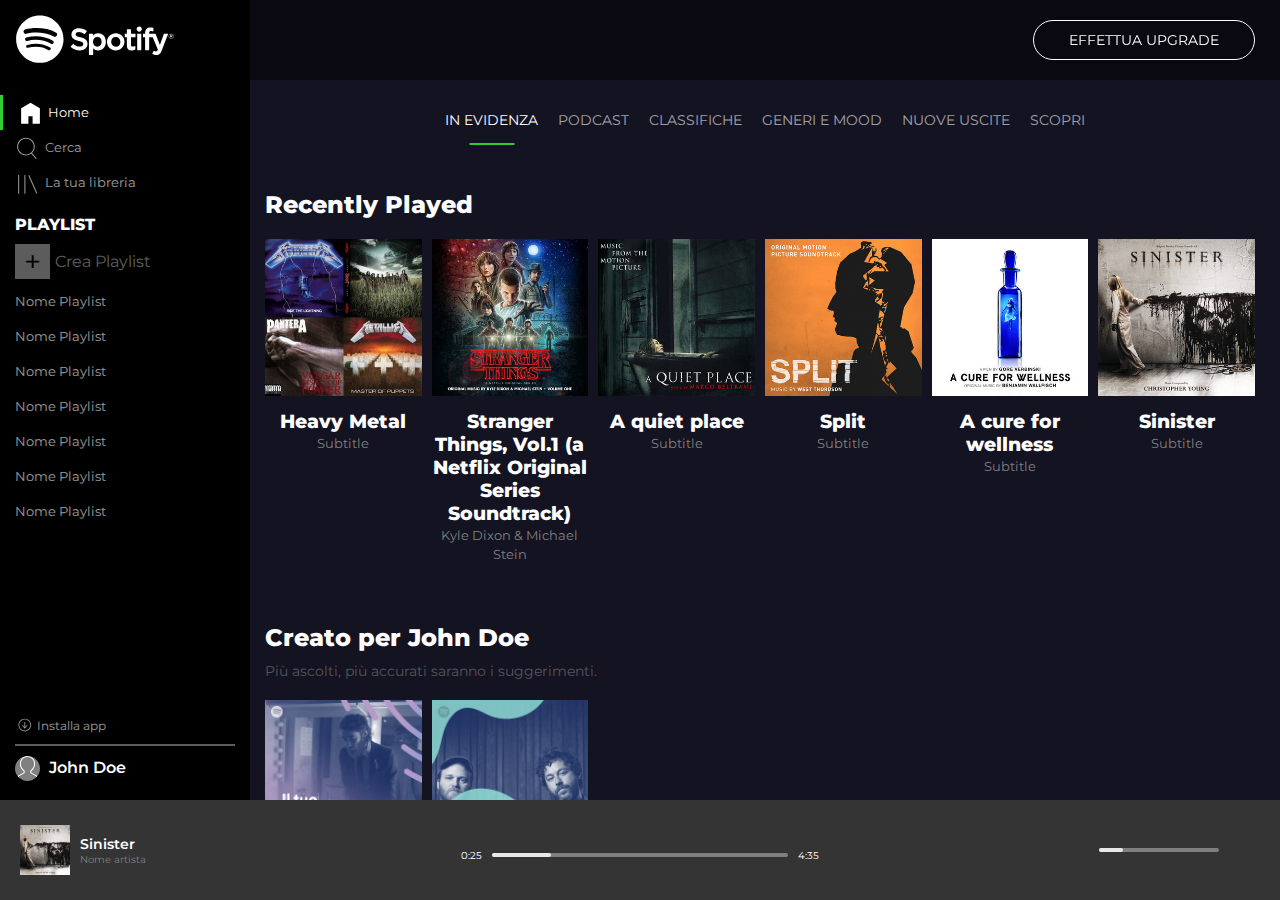
<file: index.html>
<!DOCTYPE html>
<html lang='en'>

<head>
    <meta charset='UTF-8'>
    <meta http-equiv='X-UA-Compatible' content='IE=edge'>
    <meta name='viewport' content='width=device-width, initial-scale= 1.0'>
    <link rel="stylesheet" href="https://cdnjs.cloudflare.com/ajax/libs/font-awesome/5.15.3/css/all.min.css" integrity="sha512-iBBXm8fW90+nuLcSKlbmrPcLa0OT92xO1BIsZ+ywDWZCvqsWgccV3gFoRBv0z+8dLJgyAHIhR35VZc2oM/gI1w==" crossorigin="anonymous" referrerpolicy="no-referrer"
    />
    <link rel="preconnect" href="https://fonts.googleapis.com">
    <link rel="preconnect" href="https://fonts.gstatic.com" crossorigin>
    <link href="https://fonts.googleapis.com/css2?family=Montserrat&display=swap" rel="stylesheet">
    <link rel='stylesheet' href='css/style.css'>
    <link rel="shortcut icon" href="img/favicon.ico" type="image/x-icon">
    <title>Spotify WebApp</title>
</head>

<body class="">
    <div class="wrapper">

        <!-- main -->
        <main class="clearfix">
            <!--  Volendo si può togliere il clearfix siccome abbiamo dato altezze definite -->

            <!-- aside -->
            <nav class="control-panel flex fx-col">
                <!-- menu alto -->
                <div class="top-menu flex fx-col">
                    <div class="main-logo">
                        <img src="img/logo.svg" alt="logo Spotify">
                        <img src="img/logo-small.svg" alt="Logo Spotify Small">
                    </div>

                    <!-- menu navigazione -->
                    <div class="action-menu">
                        <ul>
                            <li class="active">
                                <a href="#"><img src="img/home.svg" alt=""><span>Home</span></a>
                            </li>
                            <li>
                                <a href="#"><img src="img/search.svg" alt=""><span>Cerca</span></a>
                            </li>
                            <li>
                                <a href="#"><img src="img/libreria.svg" alt=""><span>La tua libreria</span></a>
                            </li>
                        </ul>
                    </div>
                    <!-- / menu navigazione -->

                    <!-- playlist -->
                    <div class="playlist-menu">
                        <div class="new-playlist">
                            <h3>PLAYLIST</h3>
                            <a href="#">
                                <div class="flex">
                                    <span class="plus">+</span><span>Crea Playlist</span>
                                </div>
                            </a>

                        </div>
                        <ul class="playlist-name">
                            <li><a href="#">Nome Playlist</a></li>
                            <li><a href="#">Nome Playlist</a></li>
                            <li><a href="#">Nome Playlist</a></li>
                            <li><a href="#">Nome Playlist</a></li>
                            <li><a href="#">Nome Playlist</a></li>
                            <li><a href="#">Nome Playlist</a></li>
                            <li><a href="#">Nome Playlist</a></li>
                        </ul>
                    </div>
                    <!-- / playlist -->
                </div>
                <!-- / menu alto -->
                <!-- menu basso -->
                <div class="bottom-menu">
                    <div class="install-app">
                        <a href=""><img src="img/download.svg" alt="download"><span>Installa app</span></a>
                    </div>
                    <hr>
                    <div class="user-account">
                        <div class="profile-pic"><img src="img/profile.svg" alt="profile"></div>
                        <span>John Doe</span>
                    </div>
                </div>
                <!-- / menu basso -->
            </nav>
            <!-- / aside -->


            <!-- Parte principale  -->
            <div class="container flex fx-col">

                <!-- pulsante cta -->
                <div class="cta-upgrade flex">

                    <a href="#" class="button-upgrade">Effettua Upgrade</a>

                </div>
                <!-- / pulsante cta -->

                <!-- menu orizzontale -->
                <div class="discover-menu flex">
                    <nav class="flex">
                        <a href="#" class="active">In Evidenza</a>
                        <a href="#">Podcast</a>
                        <a href="#">Classifiche</a>
                        <a href="#">Generi e Mood</a>
                        <a href="#">Nuove uscite</a>
                        <a href="#">Scopri</a>
                    </nav>
                </div>
                <!-- / menu orizzontale -->

                <!-- Ascoltate recentemente -->
                <section id="recently" class="suggested">
                    <h2>Recently Played</h2>
                    <div class="songs flex">
                        <div class="song">
                            <div class="song-img">
                                <div class="img">
                                    <img src="img/metal_lifting.jpg" alt="">
                                    <i class="far fa-play-circle"></i>
                                </div>
                            </div>
                            <div class="song-txt">
                                <h3 class="title-song">Heavy Metal</h3>
                                <span class="subtitle-song">Subtitle</span>
                            </div>
                        </div>

                        <div class="song">
                            <div class="song-img">
                                <div class="img"><img src="img/stranger.jpeg" alt=""><i class="far fa-play-circle"></i></div>
                            </div>
                            <div class="song-txt">
                                <h3 class="title-song">Stranger Things, Vol.1 (a Netflix Original Series Soundtrack)</h3>
                                <span class="subtitle-song">Kyle Dixon & Michael Stein</span>
                            </div>
                        </div>

                        <div class="song">
                            <div class="song-img">
                                <div class="img"><img src="img/aquietplace.jpeg" alt=""><i class="far fa-play-circle"></i></div>
                            </div>
                            <div class="song-txt">
                                <h3 class="title-song">A quiet place</h3>
                                <span class="subtitle-song">Subtitle</span>
                            </div>
                        </div>

                        <div class="song">
                            <div class="song-img">
                                <div class="img"><img src="img/split.jpeg" alt=""><i class="far fa-play-circle"></i>
                                </div>
                            </div>
                            <div class="song-txt">
                                <h3 class="title-song">Split</h3>
                                <span class="subtitle-song">Subtitle</span>
                            </div>
                        </div>

                        <div class="song">
                            <div class="song-img">
                                <div class="img"><img src="img/cure.jpeg" alt=""><i class="far fa-play-circle"></i></div>
                            </div>
                            <div class="song-txt">
                                <h3 class="title-song">A cure for wellness</h3>
                                <span class="subtitle-song">Subtitle</span>
                            </div>
                        </div>

                        <div class="song">
                            <div class="song-img">
                                <div class="img"><img src="img/sinister.jpeg" alt=""><i class="far fa-play-circle"></i></div>
                            </div>
                            <div class="song-txt">
                                <h3 class="title-song">Sinister</h3>
                                <span class="subtitle-song">Subtitle</span>
                            </div>
                        </div>
                    </div>
                </section>
                <!-- / Ascoltate recentemente -->

                <!-- Per te -->
                <section id="for-you" class="suggested">
                    <h2>Creato per John Doe</h2>
                    <p>Più ascolti, più accurati saranno i suggerimenti.</p>
                    <div class="songs flex">

                        <div class="song">
                            <div class="song-img">
                                <div class="img"><img src="img/radar.jpeg" alt=""><i class="far fa-play-circle"></i></div>
                            </div>
                            <div class="song-txt">
                                <h3 class="title-song">Release Radar</h3>

                            </div>
                        </div>

                        <div class="song">
                            <div class="song-img">
                                <div class="img"><img src="img/mixdaily.jpeg" alt=""><i class="far fa-play-circle"></i></div>
                            </div>
                            <div class="song-txt">
                                <h3 class="title-song">Daily Mix 1</h3>

                            </div>
                        </div>

                    </div>
                </section>
                <!-- / Per te -->

                <!-- Popolari -->
                <section id="popular" class="suggested">
                    <h2>Artisti più popolari</h2>
                    <p>Più ascolti, più accurati saranno i suggerimenti.</p>
                    <div class="songs flex">
                        <div class="song">
                            <div class="song-img">
                                <div class="img"><img src="img/youg.jpeg" alt=""><i class="far fa-play-circle"></i></div>
                            </div>
                            <div class="song-txt">
                                <h3 class="title-song">Lana del Rey</h3>

                            </div>
                        </div>
                        <div class="song">
                            <div class="song-img">
                                <div class="img"><img src="img/einaudi.jpeg" alt=""><i class="far fa-play-circle"></i></div>
                            </div>
                            <div class="song-txt">
                                <h3 class="title-song">Ludovico Einaudi</h3>

                            </div>
                        </div>
                    </div>
                </section>

                <!-- / Popolari -->

            </div>

        </main>
        <!-- / main -->


        <!-- footer -->
        <footer class="flex">

            <!-- footer left -->
            <div class="foot-side flex" id="foot-left">
                <div class="now-playing flex">
                    <img src="img/sinister.jpeg" alt="">
                    <div class="now-txt fx-col">
                        <p class="now-title">Sinister</p>
                        <p class="now-artist">Nome artista</p>
                    </div>
                    <div class="now-actions flex">
                        <i class="far fa-heart"></i>
                        <i class="far fa-folder"></i>
                    </div>
                </div>
            </div>
            <!-- / footer left -->

            <!-- Footer centrale -->
            <div class="foot-central flex fx-col">
                <div class="player-cmd flex">
                    <i class="fas fa-random"></i>
                    <i class="fas fa-step-backward"></i>
                    <i class="far fa-play-circle play"></i>
                    <i class="fas fa-step-forward"></i>
                    <i class="fas fa-redo"></i>
                </div>
                <div class="progression flex">
                    <div class="time"><span>0:25</span></div>
                    <div class="progress-bar">
                        <div class="loading"></div>
                        <div class="circle"></div>
                    </div>
                    <div class="time"><span>4:35</span></div>
                </div>
            </div>
            <!-- / Footer Centrale -->

            <!-- Footer right -->
            <div class="foot-side flex" id="foot-right">
                <i class="fas fa-list-ul"></i>
                <i class="fas fa-desktop"></i>
                <i class="fas fa-volume-up"></i>
                <i class="fas fa-ellipsis-v responsive-more"></i>
                <div class="progression flex">
                    <div class="progress-bar">
                        <div class="loading"></div>
                        <div class="circle"></div>
                    </div>
                </div>

            </div>
            <!-- / Footer right -->
        </footer>
        <!-- / footer -->
    </div>

</body>

</html>
</file>
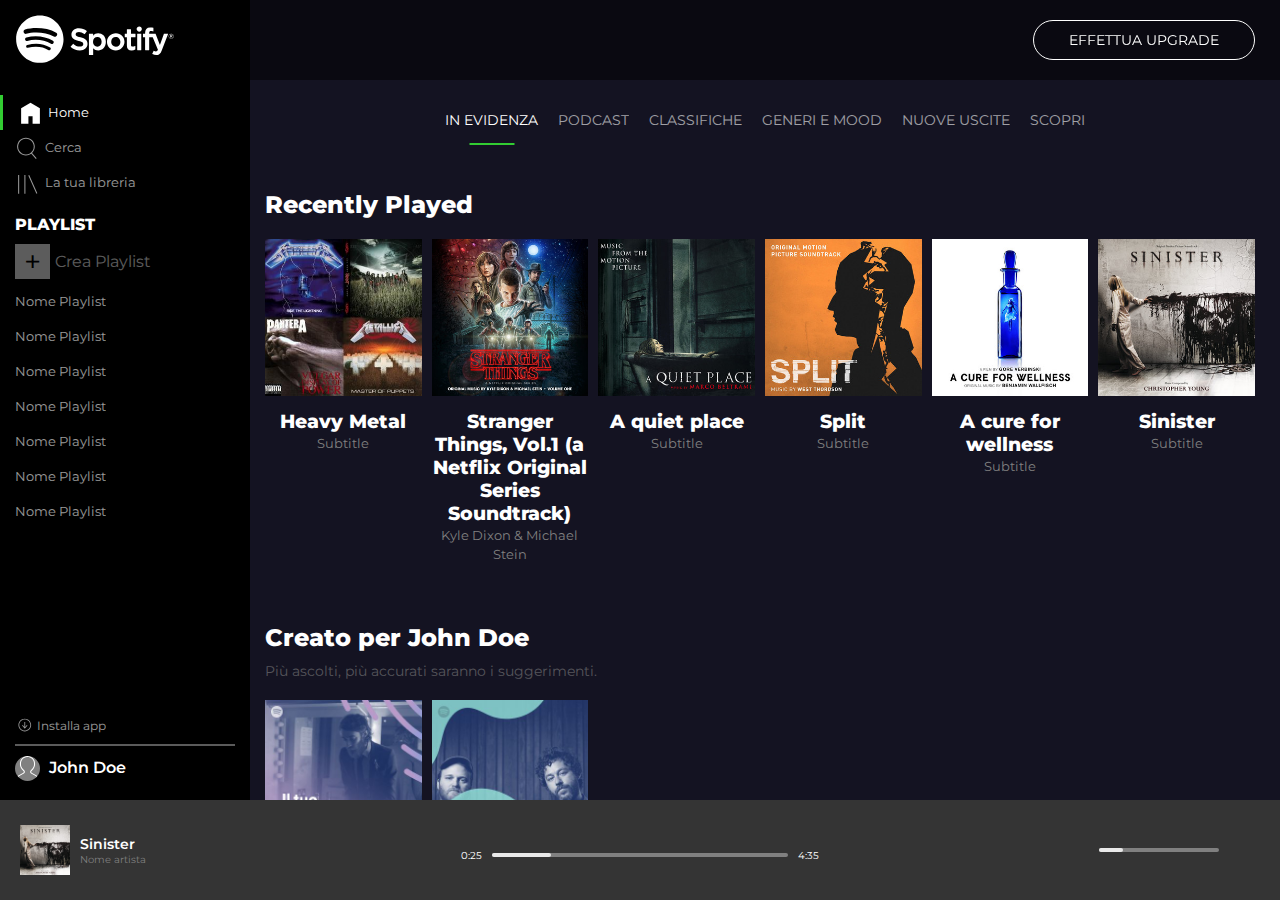
<file: bonus/bonus-fixed/index.html>
<!DOCTYPE html>
<html lang='en'>

<head>
    <meta charset='UTF-8'>
    <meta http-equiv='X-UA-Compatible' content='IE=edge'>
    <meta name='viewport' content='width=device-width, initial-scale= 1.0'>
    <link rel="stylesheet" href="https://cdnjs.cloudflare.com/ajax/libs/font-awesome/5.15.3/css/all.min.css" integrity="sha512-iBBXm8fW90+nuLcSKlbmrPcLa0OT92xO1BIsZ+ywDWZCvqsWgccV3gFoRBv0z+8dLJgyAHIhR35VZc2oM/gI1w==" crossorigin="anonymous" referrerpolicy="no-referrer"
    />
    <link rel="preconnect" href="https://fonts.googleapis.com">
    <link rel="preconnect" href="https://fonts.gstatic.com" crossorigin>
    <link href="https://fonts.googleapis.com/css2?family=Montserrat&display=swap" rel="stylesheet">
    <link rel='stylesheet' href='css/fixedstyle.css'>
    <link rel="shortcut icon" href="img/favicon.ico" type="image/x-icon">
    <title>Spotify WebApp FIXED</title>
</head>

<body class="">
    <div class="wrapper">

        <!-- main -->
        <main class="">

            <!-- aside -->
            <nav class="control-panel flex fx-col">
                <!-- menu alto -->
                <div class="top-menu flex fx-col">
                    <div class="main-logo">
                        <img src="img/logo.svg" alt="logo Spotify">
                        <img src="img/logo-small.svg" alt="Logo Spotify Small">
                    </div>

                    <!-- menu navigazione -->
                    <div class="action-menu">
                        <ul>
                            <li class="active">
                                <a href="#"><img src="img/home.svg" alt=""><span>Home</span></a>
                            </li>
                            <li>
                                <a href="#"><img src="img/search.svg" alt=""><span>Cerca</span></a>
                            </li>
                            <li>
                                <a href="#"><img src="img/libreria.svg" alt=""><span>La tua libreria</span></a>
                            </li>
                        </ul>
                    </div>
                    <!-- / menu navigazione -->

                    <!-- playlist -->
                    <div class="playlist-menu">
                        <div class="new-playlist">
                            <h3>PLAYLIST</h3>
                            <a href="#">
                                <div class="flex">
                                    <span class="plus">+</span><span>Crea Playlist</span>
                                </div>
                            </a>

                        </div>
                        <ul class="playlist-name">
                            <li><a href="#">Nome Playlist</a></li>
                            <li><a href="#">Nome Playlist</a></li>
                            <li><a href="#">Nome Playlist</a></li>
                            <li><a href="#">Nome Playlist</a></li>
                            <li><a href="#">Nome Playlist</a></li>
                            <li><a href="#">Nome Playlist</a></li>
                            <li><a href="#">Nome Playlist</a></li>
                        </ul>
                    </div>
                    <!-- / playlist -->
                </div>
                <!-- / menu alto -->
                <!-- menu basso -->
                <div class="bottom-menu">
                    <div class="install-app">
                        <a href=""><img src="img/download.svg" alt="download"><span>Installa app</span></a>
                    </div>
                    <hr>
                    <div class="user-account">
                        <div class="profile-pic"><img src="img/profile.svg" alt="profile"></div>
                        <span>John Doe</span>
                    </div>
                </div>
                <!-- / menu basso -->
            </nav>
            <!-- / aside -->


            <!-- Parte principale  -->
            <div class="container flex fx-col">

                <!-- pulsante cta -->
                <div class="cta-upgrade flex">

                    <a href="#" class="button-upgrade">Effettua Upgrade</a>

                </div>
                <!-- / pulsante cta -->

                <!-- menu orizzontale -->
                <div class="discover-menu flex">
                    <nav class="flex">
                        <a href="#" class="active">In Evidenza</a>
                        <a href="#">Podcast</a>
                        <a href="#">Classifiche</a>
                        <a href="#">Generi e Mood</a>
                        <a href="#">Nuove uscite</a>
                        <a href="#">Scopri</a>
                    </nav>
                </div>
                <!-- / menu orizzontale -->

                <!-- Ascoltate recentemente -->
                <section id="recently" class="suggested">
                    <h2>Recently Played</h2>
                    <div class="songs flex">
                        <div class="song">
                            <div class="song-img">
                                <div class="img">
                                    <img src="img/metal_lifting.jpg" alt="">
                                    <i class="far fa-play-circle"></i>
                                </div>
                            </div>
                            <div class="song-txt">
                                <h3 class="title-song">Heavy Metal</h3>
                                <span class="subtitle-song">Subtitle</span>
                            </div>
                        </div>

                        <div class="song">
                            <div class="song-img">
                                <div class="img"><img src="img/stranger.jpeg" alt=""><i class="far fa-play-circle"></i></div>
                            </div>
                            <div class="song-txt">
                                <h3 class="title-song">Stranger Things, Vol.1 (a Netflix Original Series Soundtrack)</h3>
                                <span class="subtitle-song">Kyle Dixon & Michael Stein</span>
                            </div>
                        </div>

                        <div class="song">
                            <div class="song-img">
                                <div class="img"><img src="img/aquietplace.jpeg" alt=""><i class="far fa-play-circle"></i></div>
                            </div>
                            <div class="song-txt">
                                <h3 class="title-song">A quiet place</h3>
                                <span class="subtitle-song">Subtitle</span>
                            </div>
                        </div>

                        <div class="song">
                            <div class="song-img">
                                <div class="img"><img src="img/split.jpeg" alt=""><i class="far fa-play-circle"></i>
                                </div>
                            </div>
                            <div class="song-txt">
                                <h3 class="title-song">Split</h3>
                                <span class="subtitle-song">Subtitle</span>
                            </div>
                        </div>

                        <div class="song">
                            <div class="song-img">
                                <div class="img"><img src="img/cure.jpeg" alt=""><i class="far fa-play-circle"></i></div>
                            </div>
                            <div class="song-txt">
                                <h3 class="title-song">A cure for wellness</h3>
                                <span class="subtitle-song">Subtitle</span>
                            </div>
                        </div>

                        <div class="song">
                            <div class="song-img">
                                <div class="img"><img src="img/sinister.jpeg" alt=""><i class="far fa-play-circle"></i></div>
                            </div>
                            <div class="song-txt">
                                <h3 class="title-song">Sinister</h3>
                                <span class="subtitle-song">Subtitle</span>
                            </div>
                        </div>
                    </div>
                </section>
                <!-- / Ascoltate recentemente -->

                <!-- Per te -->
                <section id="for-you" class="suggested">
                    <h2>Creato per John Doe</h2>
                    <p>Più ascolti, più accurati saranno i suggerimenti.</p>
                    <div class="songs flex">

                        <div class="song">
                            <div class="song-img">
                                <div class="img"><img src="img/radar.jpeg" alt=""><i class="far fa-play-circle"></i></div>
                            </div>
                            <div class="song-txt">
                                <h3 class="title-song">Release Radar</h3>

                            </div>
                        </div>

                        <div class="song">
                            <div class="song-img">
                                <div class="img"><img src="img/mixdaily.jpeg" alt=""><i class="far fa-play-circle"></i></div>
                            </div>
                            <div class="song-txt">
                                <h3 class="title-song">Daily Mix 1</h3>

                            </div>
                        </div>

                    </div>
                </section>
                <!-- / Per te -->

                <!-- Popolari -->
                <section id="popular" class="suggested">
                    <h2>Artisti più popolari</h2>
                    <p>Più ascolti, più accurati saranno i suggerimenti.</p>
                    <div class="songs flex">
                        <div class="song">
                            <div class="song-img">
                                <div class="img"><img src="img/youg.jpeg" alt=""><i class="far fa-play-circle"></i></div>
                            </div>
                            <div class="song-txt">
                                <h3 class="title-song">Lana del Rey</h3>

                            </div>
                        </div>
                        <div class="song">
                            <div class="song-img">
                                <div class="img"><img src="img/einaudi.jpeg" alt=""><i class="far fa-play-circle"></i></div>
                            </div>
                            <div class="song-txt">
                                <h3 class="title-song">Ludovico Einaudi</h3>

                            </div>
                        </div>
                    </div>
                </section>

                <!-- / Popolari -->

            </div>

        </main>
        <!-- / main -->


        <!-- footer -->
        <footer class="flex">

            <!-- footer left -->
            <div class="foot-side flex" id="foot-left">
                <div class="now-playing flex">
                    <img src="img/sinister.jpeg" alt="">
                    <div class="now-txt fx-col">
                        <p class="now-title">Sinister</p>
                        <p class="now-artist">Nome artista</p>
                    </div>
                    <div class="now-actions flex">
                        <i class="far fa-heart"></i>
                        <i class="far fa-folder"></i>
                    </div>
                </div>
            </div>
            <!-- / footer left -->

            <!-- Footer centrale -->
            <div class="foot-central flex fx-col">
                <div class="player-cmd flex">
                    <i class="fas fa-random"></i>
                    <i class="fas fa-step-backward"></i>
                    <i class="far fa-play-circle play"></i>
                    <i class="fas fa-step-forward"></i>
                    <i class="fas fa-redo"></i>
                </div>
                <div class="progression flex">
                    <div class="time"><span>0:25</span></div>
                    <div class="progress-bar">
                        <div class="loading"></div>
                        <div class="circle"></div>
                    </div>
                    <div class="time"><span>4:35</span></div>
                </div>
            </div>
            <!-- / Footer Centrale -->

            <!-- Footer right -->
            <div class="foot-side flex" id="foot-right">
                <i class="fas fa-list-ul"></i>
                <i class="fas fa-desktop"></i>
                <i class="fas fa-volume-up"></i>
                <i class="fas fa-ellipsis-v responsive-more"></i>
                <div class="progression flex">
                    <div class="progress-bar">
                        <div class="loading"></div>
                        <div class="circle"></div>
                    </div>
                </div>

            </div>
            <!-- / Footer right -->
        </footer>
        <!-- / footer -->
    </div>

</body>

</html>
</file>
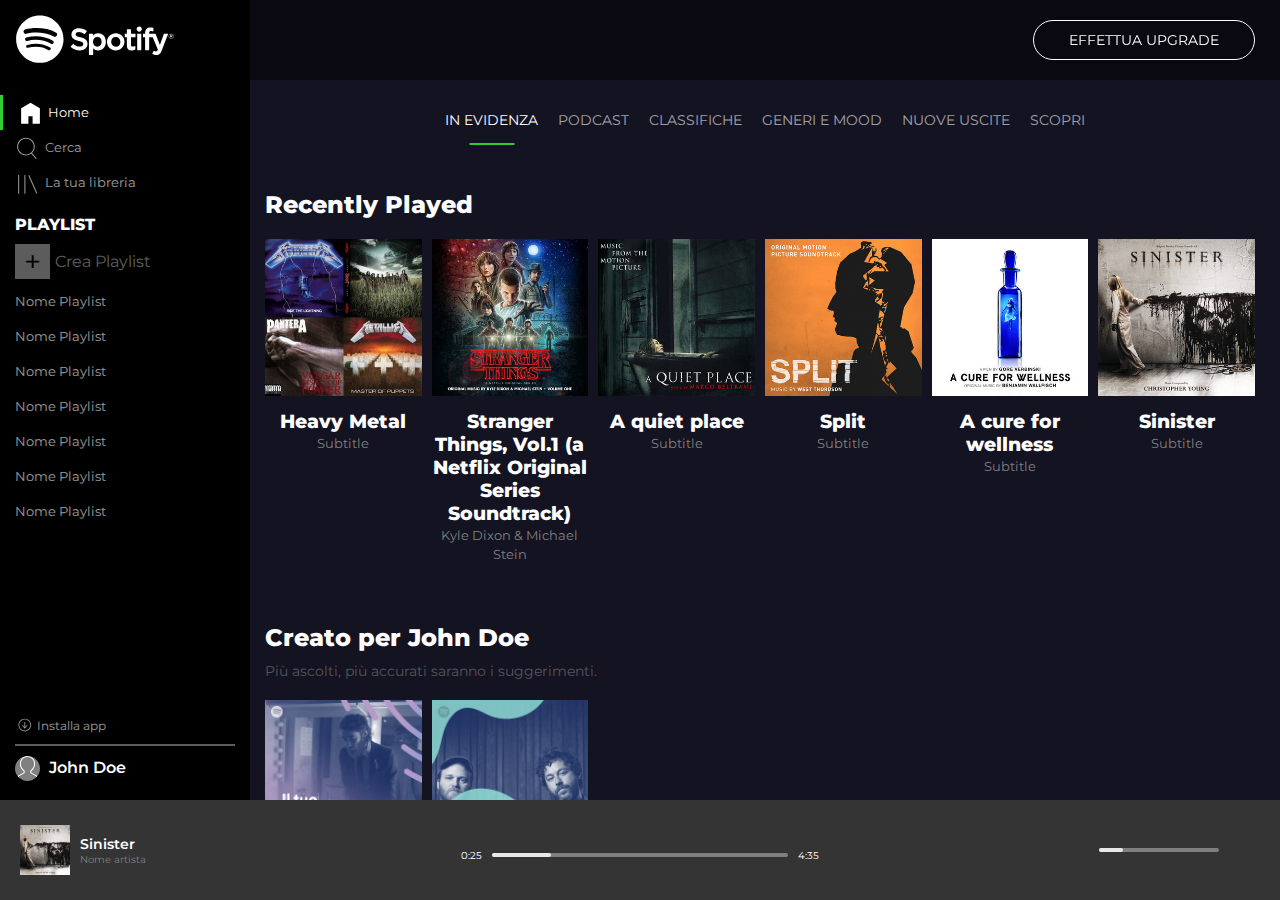
<file: bonus/bonus-flex/index.html>
<!DOCTYPE html>
<html lang='en'>

<head>
    <meta charset='UTF-8'>
    <meta http-equiv='X-UA-Compatible' content='IE=edge'>
    <meta name='viewport' content='width=device-width, initial-scale= 1.0'>
    <link rel="stylesheet" href="https://cdnjs.cloudflare.com/ajax/libs/font-awesome/5.15.3/css/all.min.css" integrity="sha512-iBBXm8fW90+nuLcSKlbmrPcLa0OT92xO1BIsZ+ywDWZCvqsWgccV3gFoRBv0z+8dLJgyAHIhR35VZc2oM/gI1w==" crossorigin="anonymous" referrerpolicy="no-referrer"
    />
    <link rel="preconnect" href="https://fonts.googleapis.com">
    <link rel="preconnect" href="https://fonts.gstatic.com" crossorigin>
    <link href="https://fonts.googleapis.com/css2?family=Montserrat&display=swap" rel="stylesheet">
    <link rel='stylesheet' href='css/flexstyle.css'>
    <link rel="shortcut icon" href="img/favicon.ico" type="image/x-icon">
    <title>Spotify WebApp FLEX</title>
</head>

<body class="">
    <div class="wrapper">

        <!-- main -->
        <!-- Metto FLEX per allinearli -->
        <main class="flex">

            <!-- aside -->
            <nav class="control-panel flex fx-col">
                <!-- menu alto -->
                <div class="top-menu flex fx-col">
                    <div class="main-logo">
                        <img src="img/logo.svg" alt="logo Spotify">
                        <img src="img/logo-small.svg" alt="Logo Spotify Small">
                    </div>

                    <!-- menu navigazione -->
                    <div class="action-menu">
                        <ul>
                            <li class="active">
                                <a href="#"><img src="img/home.svg" alt=""><span>Home</span></a>
                            </li>
                            <li>
                                <a href="#"><img src="img/search.svg" alt=""><span>Cerca</span></a>
                            </li>
                            <li>
                                <a href="#"><img src="img/libreria.svg" alt=""><span>La tua libreria</span></a>
                            </li>
                        </ul>
                    </div>
                    <!-- / menu navigazione -->

                    <!-- playlist -->
                    <div class="playlist-menu">
                        <div class="new-playlist">
                            <h3>PLAYLIST</h3>
                            <a href="#">
                                <div class="flex">
                                    <span class="plus">+</span><span>Crea Playlist</span>
                                </div>
                            </a>

                        </div>
                        <ul class="playlist-name">
                            <li><a href="#">Nome Playlist</a></li>
                            <li><a href="#">Nome Playlist</a></li>
                            <li><a href="#">Nome Playlist</a></li>
                            <li><a href="#">Nome Playlist</a></li>
                            <li><a href="#">Nome Playlist</a></li>
                            <li><a href="#">Nome Playlist</a></li>
                            <li><a href="#">Nome Playlist</a></li>
                        </ul>
                    </div>
                    <!-- / playlist -->
                </div>
                <!-- / menu alto -->
                <!-- menu basso -->
                <div class="bottom-menu">
                    <div class="install-app">
                        <a href=""><img src="img/download.svg" alt="download"><span>Installa app</span></a>
                    </div>
                    <hr>
                    <div class="user-account">
                        <div class="profile-pic"><img src="img/profile.svg" alt="profile"></div>
                        <span>John Doe</span>
                    </div>
                </div>
                <!-- / menu basso -->
            </nav>
            <!-- / aside -->


            <!-- Parte principale  -->
            <div class="container flex fx-col">

                <!-- pulsante cta -->
                <div class="cta-upgrade flex">

                    <a href="#" class="button-upgrade">Effettua Upgrade</a>

                </div>
                <!-- / pulsante cta -->

                <!-- menu orizzontale -->
                <div class="discover-menu flex">
                    <nav class="flex">
                        <a href="#" class="active">In Evidenza</a>
                        <a href="#">Podcast</a>
                        <a href="#">Classifiche</a>
                        <a href="#">Generi e Mood</a>
                        <a href="#">Nuove uscite</a>
                        <a href="#">Scopri</a>
                    </nav>
                </div>
                <!-- / menu orizzontale -->

                <!-- Ascoltate recentemente -->
                <section id="recently" class="suggested">
                    <h2>Recently Played</h2>
                    <div class="songs flex">
                        <div class="song">
                            <div class="song-img">
                                <div class="img">
                                    <img src="img/metal_lifting.jpg" alt="">
                                    <i class="far fa-play-circle"></i>
                                </div>
                            </div>
                            <div class="song-txt">
                                <h3 class="title-song">Heavy Metal</h3>
                                <span class="subtitle-song">Subtitle</span>
                            </div>
                        </div>

                        <div class="song">
                            <div class="song-img">
                                <div class="img"><img src="img/stranger.jpeg" alt=""><i class="far fa-play-circle"></i></div>
                            </div>
                            <div class="song-txt">
                                <h3 class="title-song">Stranger Things, Vol.1 (a Netflix Original Series Soundtrack)</h3>
                                <span class="subtitle-song">Kyle Dixon & Michael Stein</span>
                            </div>
                        </div>

                        <div class="song">
                            <div class="song-img">
                                <div class="img"><img src="img/aquietplace.jpeg" alt=""><i class="far fa-play-circle"></i></div>
                            </div>
                            <div class="song-txt">
                                <h3 class="title-song">A quiet place</h3>
                                <span class="subtitle-song">Subtitle</span>
                            </div>
                        </div>

                        <div class="song">
                            <div class="song-img">
                                <div class="img"><img src="img/split.jpeg" alt=""><i class="far fa-play-circle"></i>
                                </div>
                            </div>
                            <div class="song-txt">
                                <h3 class="title-song">Split</h3>
                                <span class="subtitle-song">Subtitle</span>
                            </div>
                        </div>

                        <div class="song">
                            <div class="song-img">
                                <div class="img"><img src="img/cure.jpeg" alt=""><i class="far fa-play-circle"></i></div>
                            </div>
                            <div class="song-txt">
                                <h3 class="title-song">A cure for wellness</h3>
                                <span class="subtitle-song">Subtitle</span>
                            </div>
                        </div>

                        <div class="song">
                            <div class="song-img">
                                <div class="img"><img src="img/sinister.jpeg" alt=""><i class="far fa-play-circle"></i></div>
                            </div>
                            <div class="song-txt">
                                <h3 class="title-song">Sinister</h3>
                                <span class="subtitle-song">Subtitle</span>
                            </div>
                        </div>
                    </div>
                </section>
                <!-- / Ascoltate recentemente -->

                <!-- Per te -->
                <section id="for-you" class="suggested">
                    <h2>Creato per John Doe</h2>
                    <p>Più ascolti, più accurati saranno i suggerimenti.</p>
                    <div class="songs flex">

                        <div class="song">
                            <div class="song-img">
                                <div class="img"><img src="img/radar.jpeg" alt=""><i class="far fa-play-circle"></i></div>
                            </div>
                            <div class="song-txt">
                                <h3 class="title-song">Release Radar</h3>

                            </div>
                        </div>

                        <div class="song">
                            <div class="song-img">
                                <div class="img"><img src="img/mixdaily.jpeg" alt=""><i class="far fa-play-circle"></i></div>
                            </div>
                            <div class="song-txt">
                                <h3 class="title-song">Daily Mix 1</h3>

                            </div>
                        </div>

                    </div>
                </section>
                <!-- / Per te -->

                <!-- Popolari -->
                <section id="popular" class="suggested">
                    <h2>Artisti più popolari</h2>
                    <p>Più ascolti, più accurati saranno i suggerimenti.</p>
                    <div class="songs flex">
                        <div class="song">
                            <div class="song-img">
                                <div class="img"><img src="img/youg.jpeg" alt=""><i class="far fa-play-circle"></i></div>
                            </div>
                            <div class="song-txt">
                                <h3 class="title-song">Lana del Rey</h3>

                            </div>
                        </div>
                        <div class="song">
                            <div class="song-img">
                                <div class="img"><img src="img/einaudi.jpeg" alt=""><i class="far fa-play-circle"></i></div>
                            </div>
                            <div class="song-txt">
                                <h3 class="title-song">Ludovico Einaudi</h3>

                            </div>
                        </div>
                    </div>
                </section>

                <!-- / Popolari -->

            </div>

        </main>
        <!-- / main -->


        <!-- footer -->
        <footer class="flex">

            <!-- footer left -->
            <div class="foot-side flex" id="foot-left">
                <div class="now-playing flex">
                    <img src="img/sinister.jpeg" alt="">
                    <div class="now-txt fx-col">
                        <p class="now-title">Sinister</p>
                        <p class="now-artist">Nome artista</p>
                    </div>
                    <div class="now-actions flex">
                        <i class="far fa-heart"></i>
                        <i class="far fa-folder"></i>
                    </div>
                </div>
            </div>
            <!-- / footer left -->

            <!-- Footer centrale -->
            <div class="foot-central flex fx-col">
                <div class="player-cmd flex">
                    <i class="fas fa-random"></i>
                    <i class="fas fa-step-backward"></i>
                    <i class="far fa-play-circle play"></i>
                    <i class="fas fa-step-forward"></i>
                    <i class="fas fa-redo"></i>
                </div>
                <div class="progression flex">
                    <div class="time"><span>0:25</span></div>
                    <div class="progress-bar">
                        <div class="loading"></div>
                        <div class="circle"></div>
                    </div>
                    <div class="time"><span>4:35</span></div>
                </div>
            </div>
            <!-- / Footer Centrale -->

            <!-- Footer right -->
            <div class="foot-side flex" id="foot-right">
                <i class="fas fa-list-ul"></i>
                <i class="fas fa-desktop"></i>
                <i class="fas fa-volume-up"></i>
                <i class="fas fa-ellipsis-v responsive-more"></i>
                <div class="progression flex">
                    <div class="progress-bar">
                        <div class="loading"></div>
                        <div class="circle"></div>
                    </div>
                </div>

            </div>
            <!-- / Footer right -->
        </footer>
        <!-- / footer -->
    </div>

</body>

</html>
</file>
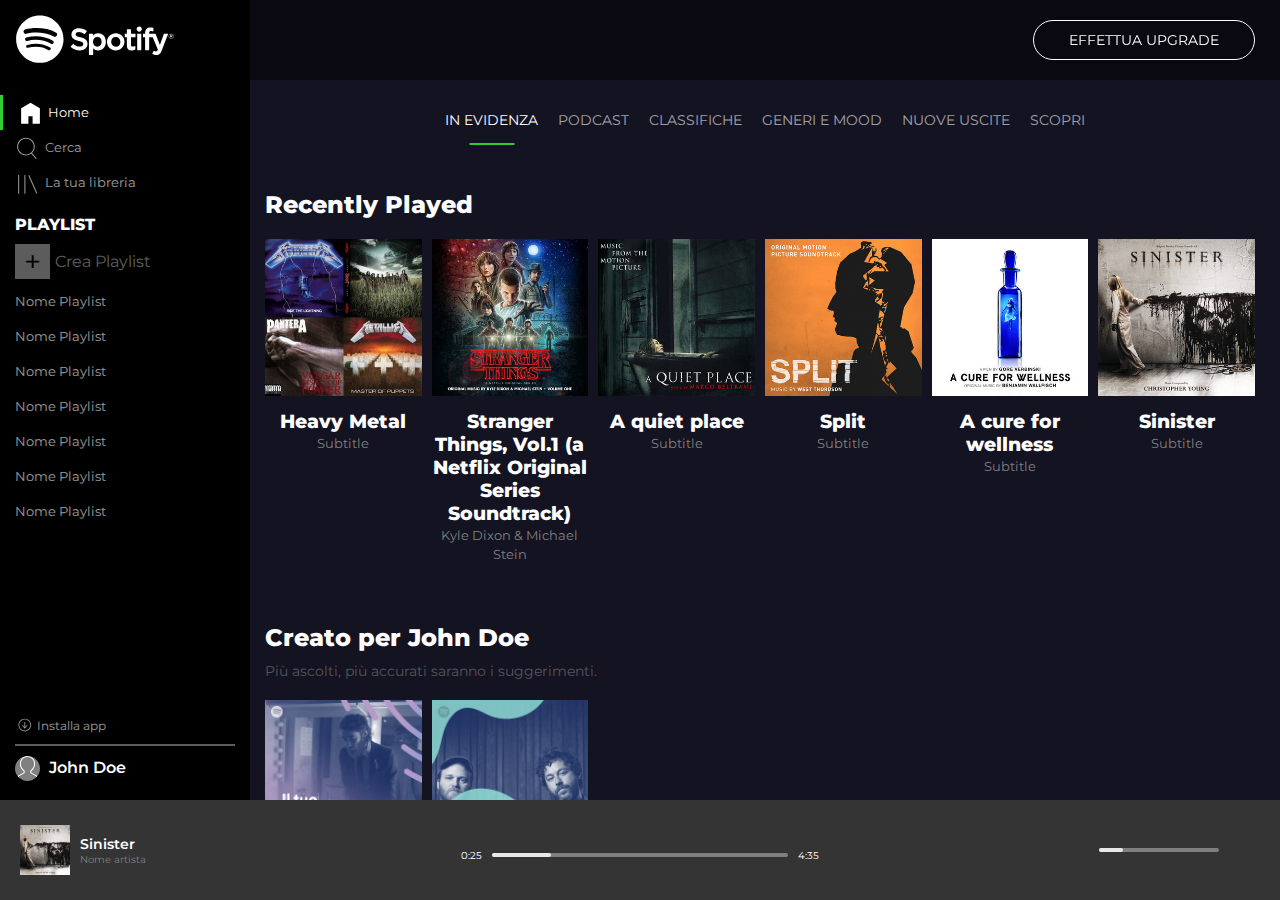
<file: bonus/hide-upgrade/index.html>
<!DOCTYPE html>
<html lang='en'>

<head>
    <meta charset='UTF-8'>
    <meta http-equiv='X-UA-Compatible' content='IE=edge'>
    <meta name='viewport' content='width=device-width, initial-scale= 1.0'>
    <link rel="stylesheet" href="https://cdnjs.cloudflare.com/ajax/libs/font-awesome/5.15.3/css/all.min.css" integrity="sha512-iBBXm8fW90+nuLcSKlbmrPcLa0OT92xO1BIsZ+ywDWZCvqsWgccV3gFoRBv0z+8dLJgyAHIhR35VZc2oM/gI1w==" crossorigin="anonymous" referrerpolicy="no-referrer"
    />
    <link rel="preconnect" href="https://fonts.googleapis.com">
    <link rel="preconnect" href="https://fonts.gstatic.com" crossorigin>
    <link href="https://fonts.googleapis.com/css2?family=Montserrat&display=swap" rel="stylesheet">
    <link rel="stylesheet" href="css/style.css">
    <link rel='stylesheet' href='css/height-style.css'>
    <link rel="shortcut icon" href="img/favicon.ico" type="image/x-icon">
    <title>Spotify WebApp Hide Upgrade</title>
</head>

<body class="">
    <div class="wrapper">

        <!-- main -->
        <main class="clearfix">
            <!--  Volendo si può togliere il clearfix siccome abbiamo dato altezze definite -->

            <!-- aside -->
            <nav class="control-panel flex fx-col">
                <!-- menu alto -->
                <div class="top-menu animated fadeInLeft flex fx-col">
                    <div class="main-logo">
                        <img src="img/logo.svg" alt="logo Spotify">
                        <img src="img/logo-small.svg" alt="Logo Spotify Small">
                    </div>

                    <!-- menu navigazione -->
                    <div class="action-menu">
                        <ul>
                            <li class="active">
                                <a href="#"><img src="img/home.svg" alt=""><span>Home</span></a>
                            </li>
                            <li>
                                <a href="#"><img src="img/search.svg" alt=""><span>Cerca</span></a>
                            </li>
                            <li>
                                <a href="#"><img src="img/libreria.svg" alt=""><span>La tua libreria</span></a>
                            </li>
                        </ul>
                    </div>
                    <!-- / menu navigazione -->

                    <!-- playlist -->
                    <div class="playlist-menu">
                        <div class="new-playlist">
                            <h3>PLAYLIST</h3>
                            <a href="#">
                                <div class="flex">
                                    <span class="plus">+</span><span>Crea Playlist</span>
                                </div>
                            </a>

                        </div>
                        <ul class="playlist-name">
                            <li><a href="#">Nome Playlist</a></li>
                            <li><a href="#">Nome Playlist</a></li>
                            <li><a href="#">Nome Playlist</a></li>
                            <li><a href="#">Nome Playlist</a></li>
                            <li><a href="#">Nome Playlist</a></li>
                            <li><a href="#">Nome Playlist</a></li>
                            <li><a href="#">Nome Playlist</a></li>
                        </ul>
                    </div>
                    <!-- / playlist -->
                </div>
                <!-- / menu alto -->
                <!-- menu basso -->
                <div class="bottom-menu animated fadeInLeft">
                    <div class="install-app">
                        <a href=""><img src="img/download.svg" alt="download"><span>Installa app</span></a>
                    </div>
                    <hr>
                    <div class="user-account">
                        <div class="profile-pic"><img src="img/profile.svg" alt="profile"></div>
                        <span>John Doe</span>
                    </div>
                </div>
                <!-- / menu basso -->
            </nav>
            <!-- / aside -->


            <!-- Parte principale  -->
            <div class="container flex fx-col">

                <!-- pulsante cta -->
                <div class="cta-upgrade flex">

                    <a href="#" class="button-upgrade">Effettua Upgrade</a>

                </div>
                <!-- / pulsante cta -->

                <!-- menu orizzontale -->
                <div class="discover-menu flex animated fadeInDown">
                    <nav class="flex">
                        <a href="#" class="active">In Evidenza</a>
                        <a href="#">Podcast</a>
                        <a href="#">Classifiche</a>
                        <a href="#">Generi e Mood</a>
                        <a href="#">Nuove uscite</a>
                        <a href="#">Scopri</a>
                    </nav>
                </div>
                <!-- / menu orizzontale -->

                <!-- Ascoltate recentemente -->
                <section id="recently" class="suggested">
                    <h2>Recently Played</h2>
                    <div class="songs flex animated fadeInUp">
                        <div class="song">
                            <div class="song-img">
                                <div class="img">
                                    <img src="img/metal_lifting.jpg" alt="">
                                    <i class="far fa-play-circle"></i>
                                </div>
                            </div>
                            <div class="song-txt">
                                <h3 class="title-song">Heavy Metal</h3>
                                <span class="subtitle-song">Subtitle</span>
                            </div>
                        </div>

                        <div class="song">
                            <div class="song-img">
                                <div class="img"><img src="img/stranger.jpeg" alt=""><i class="far fa-play-circle"></i></div>
                            </div>
                            <div class="song-txt">
                                <h3 class="title-song">Stranger Things, Vol.1 (a Netflix Original Series Soundtrack)</h3>
                                <span class="subtitle-song">Kyle Dixon & Michael Stein</span>
                            </div>
                        </div>

                        <div class="song">
                            <div class="song-img">
                                <div class="img"><img src="img/aquietplace.jpeg" alt=""><i class="far fa-play-circle"></i></div>
                            </div>
                            <div class="song-txt">
                                <h3 class="title-song">A quiet place</h3>
                                <span class="subtitle-song">Subtitle</span>
                            </div>
                        </div>

                        <div class="song">
                            <div class="song-img">
                                <div class="img"><img src="img/split.jpeg" alt=""><i class="far fa-play-circle"></i>
                                </div>
                            </div>
                            <div class="song-txt">
                                <h3 class="title-song">Split</h3>
                                <span class="subtitle-song">Subtitle</span>
                            </div>
                        </div>

                        <div class="song">
                            <div class="song-img">
                                <div class="img"><img src="img/cure.jpeg" alt=""><i class="far fa-play-circle"></i></div>
                            </div>
                            <div class="song-txt">
                                <h3 class="title-song">A cure for wellness</h3>
                                <span class="subtitle-song">Subtitle</span>
                            </div>
                        </div>

                        <div class="song">
                            <div class="song-img">
                                <div class="img"><img src="img/sinister.jpeg" alt=""><i class="far fa-play-circle"></i></div>
                            </div>
                            <div class="song-txt">
                                <h3 class="title-song">Sinister</h3>
                                <span class="subtitle-song">Subtitle</span>
                            </div>
                        </div>
                    </div>
                </section>
                <!-- / Ascoltate recentemente -->

                <!-- Per te -->
                <section id="for-you" class="suggested">
                    <h2>Creato per John Doe</h2>
                    <p>Più ascolti, più accurati saranno i suggerimenti.</p>
                    <div class="songs flex animated fadeInUp">

                        <div class="song">
                            <div class="song-img">
                                <div class="img"><img src="img/radar.jpeg" alt=""><i class="far fa-play-circle"></i></div>
                            </div>
                            <div class="song-txt">
                                <h3 class="title-song">Release Radar</h3>

                            </div>
                        </div>

                        <div class="song">
                            <div class="song-img">
                                <div class="img"><img src="img/mixdaily.jpeg" alt=""><i class="far fa-play-circle"></i></div>
                            </div>
                            <div class="song-txt">
                                <h3 class="title-song">Daily Mix 1</h3>

                            </div>
                        </div>

                    </div>
                </section>
                <!-- / Per te -->

                <!-- Popolari -->
                <section id="popular" class="suggested">
                    <h2>Artisti più popolari</h2>
                    <p>Più ascolti, più accurati saranno i suggerimenti.</p>
                    <div class="songs flex animated fadeInUp">
                        <div class="song">
                            <div class="song-img">
                                <div class="img"><img src="img/youg.jpeg" alt=""><i class="far fa-play-circle"></i></div>
                            </div>
                            <div class="song-txt">
                                <h3 class="title-song">Lana del Rey</h3>

                            </div>
                        </div>
                        <div class="song">
                            <div class="song-img">
                                <div class="img"><img src="img/einaudi.jpeg" alt=""><i class="far fa-play-circle"></i></div>
                            </div>
                            <div class="song-txt">
                                <h3 class="title-song">Ludovico Einaudi</h3>

                            </div>
                        </div>
                    </div>
                </section>

                <!-- / Popolari -->

            </div>

        </main>
        <!-- / main -->


        <!-- footer -->
        <footer class="flex">

            <!-- footer left -->
            <div class="foot-side flex" id="foot-left">
                <div class="now-playing flex">
                    <img src="img/sinister.jpeg" alt="">
                    <div class="now-txt fx-col">
                        <p class="now-title">Sinister</p>
                        <p class="now-artist">Nome artista</p>
                    </div>
                    <div class="now-actions flex">
                        <i class="far fa-heart"></i>
                        <i class="far fa-folder"></i>
                    </div>
                </div>
            </div>
            <!-- / footer left -->

            <!-- Footer centrale -->
            <div class="foot-central flex fx-col">
                <div class="player-cmd flex">
                    <i class="fas fa-random"></i>
                    <i class="fas fa-step-backward"></i>
                    <i class="far fa-play-circle play"></i>
                    <i class="fas fa-step-forward"></i>
                    <i class="fas fa-redo"></i>
                </div>
                <div class="progression flex">
                    <div class="time"><span>0:25</span></div>
                    <div class="progress-bar">
                        <div class="loading"></div>
                        <div class="circle"></div>
                    </div>
                    <div class="time"><span>4:35</span></div>
                </div>
            </div>
            <!-- / Footer Centrale -->

            <!-- Footer right -->
            <div class="foot-side flex" id="foot-right">
                <i class="fas fa-list-ul"></i>
                <i class="fas fa-desktop"></i>
                <i class="fas fa-volume-up"></i>
                <div class="progression flex">
                    <div class="progress-bar">
                        <div class="loading"></div>
                        <div class="circle"></div>
                    </div>
                </div>

            </div>
            <!-- / Footer right -->
        </footer>
        <!-- / footer -->
    </div>

</body>

</html>
</file>
<file: css/style.css>
* {
        margin: 0;
        padding: 0;
        box-sizing: border-box;
    }
    
    body {
        font-family: 'Montserrat', sans-serif;
    }
    /* COMMON */
    
    .wrapper { height: 100vh; width: 100%; }

    .wrapper a {
        color: white;
    }
    
    .wrapper main p,
    .wrapper main a { text-decoration: none; opacity: 0.6; }
    
    .wrapper main a:hover, 
    .wrapper main a:active, 
    .wrapper main a:focus {color: rgba(255, 255, 255, 1); opacity: 1; }

    
    .clearfix::after { content: ''; display: table; clear: both;}
    
    .flex {
        display: flex;
    }
    
    .fx-col {
        flex-direction: column;
    }
    
    main {
        height: calc(100vh - 100px);
    }
    
    .container {
        width: calc(100% - 250px);
        float: left;
        height: 100%;
        overflow-y: scroll;
        background-color: rgb(20, 19, 34);
    }
    
    h2,
    h3 {
        font-weight: 800;
        color: white;
    }
    
    li {
        font-size: 13px;
    }
    /* FINE COMMON */
    /* MAIN */
    /* SIDEBAR */
    
    .control-panel {
        width: 250px;
        float: left;
        justify-content: space-between;
        height: 100%;
        background: #000;
        overflow: hidden;
        position: relative;
    }
    
    .top-menu {
        overflow: hidden;
        width: 100%;
        height: calc(100% - 100px);
        min-height: 70px;
        padding-right: 20px;
    }
    
    .bottom-menu {
        width: 100%;
        height: 100px;
        padding: 15px;
        /* position: absolute;
    bottom: 0; */
        background-color: #000;
    }
    /* Sidebar top */
    
    .main-logo {
        width: 100%;
        height: 80px;
        padding: 15px;
    }
    
    .main-logo img {
        width: 80%;
    }
    
    .main-logo img:nth-child(2) {
        width: 50px;
        display: none;
    }
    
    .action-menu {
        width: 100%;
        margin: 15px 0px;
    }
    
    .control-panel ul li {
        list-style: none;
    }
    
    .control-panel .action-menu ul li {
        padding-left: 15px;
    }
    
    .control-panel ul li img {
        height: 25px;
        margin-right: 5px;
        vertical-align: middle;
    }
    
    .wrapper .control-panel ul .active {
        border-left: 3px solid limegreen;
    }
    
    .wrapper .control-panel ul .active a {
        opacity: 1;
    }
    
    .top-menu ul {
        line-height: 35px;
    }
    
    .top-menu .playlist-menu {
        padding-left: 15px;
        overflow: hidden;
    }
    
    .control-panel .playlist-name {
        overflow: auto;
        height: 80%;
    }
    
    .new-playlist h3 {
        margin-bottom: 10px;
        font-size: 16px;
    }
    
    .new-playlist .plus {
        display: inline-block;
        width: 35px;
        height: 35px;
        text-align: center;
        line-height: 35px;
        font-size: 30px;
        background-color: white;
        margin-right: 5px;
        color: black;
    }
    
    .new-playlist a div {
        opacity: 0.6;
        margin-bottom: 5px;
    }
    
    .new-playlist a div:hover {
        opacity: 1;
    }
    
    .new-playlist a span {
        line-height: 35px;
    }
    /* Sidebar bottom */
    
    .install-app img {
        width: 17px;
        vertical-align: middle;
        margin-right: 5px;
    }
    
    .install-app span {
        font-size: 12px
    }
    
    .bottom-menu hr {
        margin: 10px auto;
        border: 1px solid rgb(91, 91, 91);
    }
    
    .user-account .profile-pic {
        display: inline-block;
        width: 25px;
        height: 25px;
        background-color: grey;
        border-radius: 50%;
        overflow: hidden;
        vertical-align: middle;
        margin-right: 5px;
    }
    
    .user-account img {
        width: 100%;
        vertical-align: middle;
    }
    
    .user-account span {
        font-size: 16px;
        font-weight: 600;
        color: white;
    }
    /* FINE SIDEBAR */
    /* INIZIO CONTENITORE PRINCIPALE */
    /* cta upgrade */
    
    .container .cta-upgrade {
        width: calc(100% - 250px);
        height: 80px;
        padding: 15px;
        background-color: rgba(0, 0, 0, 0.5);
        position: fixed;
        top: 0;
        right: 0;
        justify-content: flex-end;
        align-items: center;
        z-index: 99;
        overflow: hidden;
    }
    
    .container .button-upgrade {
        float: right;
        padding: 10px 35px;
        background-color: transparent;
        text-transform: uppercase;
        font-size: 14px;
        color: white;
        font-weight: 400;
        border: 1px solid white;
        border-radius: 30px;
        opacity: 1;
        margin-right: 10px;
    }
    
    .container .button-upgrade:hover {
        transform: scale(1.1);
    }
    /* Menu orizzontale */
    
    .container .discover-menu {
        width: 100%;
        margin-top: 80px;
        padding: 15px;
        margin-bottom: 15px;
        align-self: center;
        justify-content: center;
    }
    
    .container .discover-menu nav {
        margin: auto;
        flex-wrap: wrap;
        justify-content: center;
    }
    
    .container .discover-menu nav a {
        padding: 10px;
        text-transform: uppercase;
        font-size: 14px;
        position: relative;
        line-height: 30px;
    }
    
    .container .discover-menu nav .active {
        opacity: 1;
    }
    
    .container .discover-menu nav .active::after {
        content: '';
        position: absolute;
        display: inline-block;
        width: 45px;
        height: 2px;
        background-color: limegreen;
        bottom: 0;
        left: 50%;
        transform: translate(-50%);
    }
    /* Fine menu orizzontale */
    /* BOX CANZONI */
    
    .container .songs {
        flex-wrap: wrap;
        margin: 20px 0px;
    }
    
    .container .suggested {
        padding: 15px;
    }
    
    .container .suggested p {
        margin: 10px 0px;
        color: grey;
        font-size: 14px;
    }
    
    .container .suggested .song {
        width: calc(100% / 6 - 10px);
        margin-right: 10px;
        flex-shrink: 0;
        cursor: pointer;
    }
    
    .container .suggested .img {
        width: 100%;
        height: 100%;
        position: relative;
    }
    
    .container .suggested img {
        width: 100%;
    }
    
    .container .suggested .song-txt {
        width: 100%;
        margin: 10px auto;
        text-align: center;
    }
    
    .song-txt .subtitle-song {
        font-size: 13px;
        color: gray;
    }
    
    .container .suggested .far {
        /* posiziono e nascondo l'icona */
        color: white;
        font-size: 50px;
        position: absolute;
        top: 50%;
        left: 50%;
        transform: translate(-50%, -50%);
        display: none;
    }
    
    .container .suggested .song:hover img {
        /* metto opacità all'immagine al passare del mouse */
        opacity: 0.5;
    }
    
    .container .suggested .song:hover i {
        /* faccio comparire icona */
        display: block;
    }
    
    .container #popular .img {
        border-radius: 50%;
        overflow: hidden;
    }
    /* FINE BOX CANZONI */
    /* FINE MAIN */
    /* FOOTER */
    
    footer {
        width: 100%;
        min-height: 100px;
        padding: 10px;
        justify-content: space-between;
        align-items: center;
        background-color: rgb(52, 52, 52);
        position: fixed;
        bottom: 0;
        z-index: 999;
    }
    
    footer .foot-side {
        padding: 0px 10px;
        width: 20%;
        /* justify-content: center; */
    }
    
    footer .foot-central {
        width: 60%;
        justify-content: center;
        align-items: center;
    }
    /* Footer Left */
    
    footer .now-playing {
        align-items: center;
    }
    
    footer .now-actions {
        margin-left: 30px;
        color: white;
        justify-content: center;
    }
    
    footer .foot-side i {
        color: white;
        opacity: 0.6;
        padding: 5px;
    }
    
    footer .foot-side i:hover {
        opacity: 1;
        cursor: pointer;
    }
    
    footer .now-txt {
        padding-left: 10px;
    }
    
    footer .now-playing .now-title {
        color: white;
        font-size: 14px;
        font-weight: 600;
    }
    
    footer .now-playing .now-title:hover {
        text-decoration: underline;
        cursor: pointer;
    }
    
    .now-playing .now-artist {
        color: grey;
        font-size: 10px;
        font-weight: 400;
    }
    
    footer .now-playing .now-artist:hover {
        text-decoration: underline;
        cursor: pointer;
        color: white;
    }
    
    footer .now-playing img {
        width: 50px;
        cursor: pointer;
    }
    /* Fine Footer Left */
    /* Footer centrale */
    
    .player-cmd {
        text-align: center;
        color: white;
        align-items: center;
    }
    
    .player-cmd i {
        margin: 0px 10px;
        font-size: 16px;
        cursor: pointer;
    }
    
    .player-cmd .play {
        font-size: 34px;
    }
    
    .player-cmd .play:hover {
        transform: scale(1.1);
    }
    
    .progression {
        margin-top: 10px;
        width: 50%;
        justify-content: center;
        align-items: center;
    }
    
    .progression .time {
        color: white;
        font-size: 10px;
        margin: 0px 10px;
    }
    
    .foot-central .progress-bar {
        width: 80%;
        min-width: 150px;
        height: 4px;
        background-color: grey;
        position: relative;
        border-radius: 5px;
        cursor: pointer;
    }
    
    .loading {
        width: 20%;
        position: absolute;
        left: 0;
        height: 4px;
        border-radius: 5px;
        background-color: rgb(233, 233, 233);
        cursor: pointer;
    }
    
    .progress-bar:hover .loading {
        background-color: limegreen;
    }
    
    .circle {
        display: none;
        width: 15px;
        height: 15px;
        border-radius: 50%;
        position: absolute;
        left: 18%;
        top: 50%;
        transform: translate(0%, -50%);
        background-color: white;
    }
    
    .progress-bar:hover .circle {
        display: block;
    }
    /* Fine footer centrale */
    /* Footer destro */
    
    #foot-right {
        justify-self: flex-end;
    }
    
    #foot-right.foot-side {
        align-items: center;
        flex-wrap: wrap;
        justify-content: center;
    }
    
    #foot-right .progression {
        margin-top: 0px;
        /* padding-left: 10px; */
        width: 150px;
        min-width: 100px
    }
    
    #foot-right .progress-bar {
        width: 80%;
        height: 4px;
        background-color: grey;
        position: relative;
        border-radius: 5px;
        cursor: pointer;
    }
    
    #foot-right .responsive-more {
        display: none;
    }
    /* Fine footer destro */
    /* FINE FOOTER */
    /* MEDIA QUERY */
    
    @media (max-width: 1100px) {
        .container .suggested .song {
            width: calc(100% / 4 - 10px);
        }
        #foot-left .now-playing img {
            width: 20%;
        }
    }
    
    @media (max-width: 700px) {
        .container .suggested .song {
            width: calc(100% / 2 - 10px);
        }
        #foot-right {
            flex-wrap: wrap;
        }
        #foot-right .progression {
            display: none;
        }
    }
    
    @media (max-width: 600px) {
        main {
            height: calc(100vh - 120px);
        }
        .control-panel {
            width: 70px;
        }
        .container {
            width: calc(100% - 70px);
        }
        .container .cta-upgrade {
            width: calc(100% - 70px);
        }
        .container .suggested .song {
            width: calc(100% / 2 - 10px);
        }
        .main-logo img:first-child {
            display: none;
        }
        .main-logo img:nth-child(2) {
            display: block;
            width: 40px;
        }
        .action-menu ul li span {
            display: none;
        }
        .playlist-menu {
            display: none;
        }
        .bottom-menu span {
            display: none;
        }
        footer {
            height: 120px;
        }
        footer .now-txt {
            padding-left: 0px;
            text-align: center;
        }
        #foot-left .now-playing {
            flex-direction: column;
            flex-wrap: wrap;
        }
        #foot-left .now-playing img {
            width: 40px;
        }
        #foot-left .now-playing .now-actions {
            margin: 0px;
        }
    }
    
    @media (max-width: 430px) {
        .container .suggested .song {
            width: calc(90%);
        }
    }
    
    @media (max-width: 350px) {
        .container .button-upgrade {
            font-size: 10px;
            width: 100%;
        }
        footer {
            flex-direction: row;
            flex-wrap: wrap;
            justify-content: space-between;
            height: 120px;
        }
        footer .now-playing img {
            display: none;
        }
        footer .foot-side#foot-left {
            width: 80%;
            justify-self: flex-start;
        }
        footer #foot-left .now-playing {
            flex-direction: row;
        }
        footer .foot-central {
            width: 100%;
            order: 3;
        }
        footer .foot-side#foot-right {
            width: 20%;
            justify-self: flex-end;
        }
        footer #foot-right i {
            display: none;
        }
        footer #foot-right .responsive-more {
            display: block;
        }
    }
    /* DEBUG ZONE */
    
    .debug footer {
        background-color: blue;
    }
    
    .debug .bottom-menu {
        background-color: rebeccapurple;
        min-height: 100px;
    }
    
    .debug main {
        background-color: purple;
    }
    
    .debug .container {
        background-color: green;
    }
    
    .debug .top-menu {
        background-color: rgb(0, 0, 0);
    }
    
    .debug .main-logo {
        border: 1px solid red;
    }
    
    .debug .action-menu {
        border: 1px solid orange;
    }
    
    .debug .playlist-menu {
        border: 1px solid yellow;
    }
    
    .debug .install-app {
        border: 1px solid salmon;
        height: 30px;
    }
    
    .debug .user-account {
        border: 1px solid orangered;
    }
    
    .debug .container .cta-upgrade {
        background-color: rgba(0, 0, 0, 0.2);
    }
    
    .debug .container .button-upgrade {
        border: 1px solid salmon;
    }
    
    .debug .container .discover-menu {
        background-color: sandybrown;
        height: 50px;
    }
    
    .debug .songs {
        height: 500px;
        background-color: teal;
    }
    
    .debug .container .suggested .song {
        background-color: thistle;
    }
    
    .debug .container .suggested .song .song-img {
        border: 1px solid red;
    }
    
    .debug .container .suggested .song .song-txt {
        border: 1px solid salmon;
    }
    
    .debug .foot-side {
        background-color: seagreen;
    }
    
    .debug .foot-central {
        background-color: springgreen;
    }
    
    .debug .foot-central .player-cmd {
        height: 30px;
        border: 1px solid red;
    }
    
    .debug .foot-central .progress-bar {
        height: 50px;
        border: 1px solid rgb(205, 143, 49);
    }
</file>
<file: bonus/bonus-fixed/css/fixedstyle.css>
* {
        margin: 0;
        padding: 0;
        box-sizing: border-box;
    }
    
    body {
        font-family: 'Montserrat', sans-serif;
    }
    /* USO POSITION FIXED */
    
    main {
        position: fixed;
        top: 0;
        height: calc(100vh - 100px);
        width: 100%;
    }
    
    .container {
        width: calc(100% - 250px);
        position: fixed;
        top: 0;
        right: 0;
        height: 100%;
        overflow-y: scroll;
        background-color: rgb(20, 19, 34);
    }
    
    .control-panel {
        width: 250px;
        position: fixed;
        left: 0;
        justify-content: space-between;
        height: 100%;
        background: #000;
        overflow: hidden;
        position: relative;
    }
    /* COMMON */
    
    .wrapper {
        position: relative;
        height: 100vh;
        width: 100%;
    }
    
    .wrapper main p,
    .wrapper main a {
        text-decoration: none;
        opacity: 0.6;
    }
    
    .wrapper a:hover {
        opacity: 1;
    }
    
    .clearfix::after {
        content: '';
        display: table;
        clear: both;
    }
    
    .flex {
        display: flex;
    }
    
    .fx-col {
        flex-direction: column;
    }
    
    h2,
    h3 {
        font-weight: 800;
        color: white;
    }
    
    .wrapper a {
        color: white;
    }
    
    li {
        font-size: 13px;
    }
    /* FINE COMMON */
    /* MAIN */
    /* SIDEBAR */
    
    .top-menu {
        overflow: hidden;
        width: 100%;
        height: calc(100% - 100px);
        min-height: 70px;
        padding-right: 20px;
    }
    
    .bottom-menu {
        width: 100%;
        height: 100px;
        padding: 15px;
        /* position: absolute;
    bottom: 0; */
        background-color: #000;
    }
    /* Sidebar top */
    
    .main-logo {
        width: 100%;
        height: 80px;
        padding: 15px;
    }
    
    .main-logo img {
        width: 80%;
    }
    
    .main-logo img:nth-child(2) {
        width: 50px;
        display: none;
    }
    
    .action-menu {
        width: 100%;
        margin: 15px 0px;
    }
    
    .control-panel ul li {
        list-style: none;
    }
    
    .control-panel .action-menu ul li {
        padding-left: 15px;
    }
    
    .control-panel ul li img {
        height: 25px;
        margin-right: 5px;
        vertical-align: middle;
    }
    
    .wrapper .control-panel ul .active {
        border-left: 3px solid limegreen;
    }
    
    .wrapper .control-panel ul .active a {
        opacity: 1;
    }
    
    .top-menu ul {
        line-height: 35px;
    }
    
    .top-menu .playlist-menu {
        padding-left: 15px;
        overflow: hidden;
    }
    
    .control-panel .playlist-name {
        overflow: auto;
        height: 80%;
    }
    
    .new-playlist h3 {
        margin-bottom: 10px;
        font-size: 16px;
    }
    
    .new-playlist .plus {
        display: inline-block;
        width: 35px;
        height: 35px;
        text-align: center;
        line-height: 35px;
        font-size: 30px;
        background-color: white;
        margin-right: 5px;
        color: black;
    }
    
    .new-playlist a div {
        opacity: 0.6;
        margin-bottom: 5px;
    }
    
    .new-playlist a div:hover {
        opacity: 1;
    }
    
    .new-playlist a span {
        line-height: 35px;
    }
    /* Sidebar bottom */
    
    .install-app img {
        width: 17px;
        vertical-align: middle;
        margin-right: 5px;
    }
    
    .install-app span {
        font-size: 12px
    }
    
    .bottom-menu hr {
        margin: 10px auto;
        border: 1px solid rgb(91, 91, 91);
    }
    
    .user-account .profile-pic {
        display: inline-block;
        width: 25px;
        height: 25px;
        background-color: grey;
        border-radius: 50%;
        overflow: hidden;
        vertical-align: middle;
        margin-right: 5px;
    }
    
    .user-account img {
        width: 100%;
        vertical-align: middle;
    }
    
    .user-account span {
        font-size: 16px;
        font-weight: 600;
        color: white;
    }
    /* FINE SIDEBAR */
    /* INIZIO CONTENITORE PRINCIPALE */
    /* cta upgrade */
    
    .container .cta-upgrade {
        width: calc(100% - 250px);
        height: 80px;
        padding: 15px;
        background-color: rgba(0, 0, 0, 0.5);
        position: fixed;
        top: 0;
        right: 0;
        justify-content: flex-end;
        align-items: center;
        z-index: 99;
        overflow: hidden;
    }
    
    .container .button-upgrade {
        float: right;
        padding: 10px 35px;
        background-color: transparent;
        text-transform: uppercase;
        font-size: 14px;
        color: white;
        font-weight: 400;
        border: 1px solid white;
        border-radius: 30px;
        opacity: 1;
        margin-right: 10px;
    }
    
    .container .button-upgrade:hover {
        transform: scale(1.1);
    }
    /* Menu orizzontale */
    
    .container .discover-menu {
        width: 100%;
        margin-top: 80px;
        padding: 15px;
        margin-bottom: 15px;
        align-self: center;
        justify-content: center;
    }
    
    .container .discover-menu nav {
        margin: auto;
        flex-wrap: wrap;
        justify-content: center;
    }
    
    .container .discover-menu nav a {
        padding: 10px;
        text-transform: uppercase;
        font-size: 14px;
        position: relative;
        line-height: 30px;
    }
    
    .container .discover-menu nav .active {
        opacity: 1;
    }
    
    .container .discover-menu nav .active::after {
        content: '';
        position: absolute;
        display: inline-block;
        width: 45px;
        height: 2px;
        background-color: limegreen;
        bottom: 0;
        left: 50%;
        transform: translate(-50%);
    }
    /* Fine menu orizzontale */
    /* BOX CANZONI */
    
    .container .songs {
        flex-wrap: wrap;
        margin: 20px 0px;
    }
    
    .container .suggested {
        padding: 15px;
    }
    
    .container .suggested p {
        margin: 10px 0px;
        color: grey;
        font-size: 14px;
    }
    
    .container .suggested .song {
        width: calc(100% / 6 - 10px);
        margin-right: 10px;
        flex-shrink: 0;
        cursor: pointer;
    }
    
    .container .suggested .img {
        width: 100%;
        height: 100%;
        position: relative;
    }
    
    .container .suggested img {
        width: 100%;
    }
    
    .container .suggested .song-txt {
        width: 100%;
        margin: 10px auto;
        text-align: center;
    }
    
    .song-txt .subtitle-song {
        font-size: 13px;
        color: gray;
    }
    
    .container .suggested .far {
        /* posiziono e nascondo l'icona */
        color: white;
        font-size: 50px;
        position: absolute;
        top: 50%;
        left: 50%;
        transform: translate(-50%, -50%);
        display: none;
    }
    
    .container .suggested .song:hover img {
        /* metto opacità all'immagine al passare del mouse */
        opacity: 0.5;
    }
    
    .container .suggested .song:hover i {
        /* faccio comparire icona */
        display: block;
    }
    
    .container #popular .img {
        border-radius: 50%;
        overflow: hidden;
    }
    /* FINE BOX CANZONI */
    /* FINE MAIN */
    /* FOOTER */
    
    footer {
        width: 100%;
        min-height: 100px;
        padding: 10px;
        justify-content: space-between;
        align-items: center;
        background-color: rgb(52, 52, 52);
        position: fixed;
        bottom: 0;
        z-index: 999;
    }
    
    footer .foot-side {
        padding: 0px 10px;
        width: 20%;
        /* justify-content: center; */
    }
    
    footer .foot-central {
        width: 60%;
        justify-content: center;
        align-items: center;
    }
    /* Footer Left */
    
    footer .now-playing {
        align-items: center;
    }
    
    footer .now-actions {
        margin-left: 30px;
        color: white;
        justify-content: center;
    }
    
    footer .foot-side i {
        color: white;
        opacity: 0.6;
        padding: 5px;
    }
    
    footer .foot-side i:hover {
        opacity: 1;
        cursor: pointer;
    }
    
    footer .now-txt {
        padding-left: 10px;
    }
    
    footer .now-playing .now-title {
        color: white;
        font-size: 14px;
        font-weight: 600;
    }
    
    footer .now-playing .now-title:hover {
        text-decoration: underline;
        cursor: pointer;
    }
    
    .now-playing .now-artist {
        color: grey;
        font-size: 10px;
        font-weight: 400;
    }
    
    footer .now-playing .now-artist:hover {
        text-decoration: underline;
        cursor: pointer;
        color: white;
    }
    
    footer .now-playing img {
        width: 50px;
        cursor: pointer;
    }
    /* Fine Footer Left */
    /* Footer centrale */
    
    .player-cmd {
        text-align: center;
        color: white;
        align-items: center;
    }
    
    .player-cmd i {
        margin: 0px 10px;
        font-size: 16px;
        cursor: pointer;
    }
    
    .player-cmd .play {
        font-size: 34px;
    }
    
    .player-cmd .play:hover {
        transform: scale(1.1);
    }
    
    .progression {
        margin-top: 10px;
        width: 50%;
        justify-content: center;
        align-items: center;
    }
    
    .progression .time {
        color: white;
        font-size: 10px;
        margin: 0px 10px;
    }
    
    .foot-central .progress-bar {
        width: 80%;
        min-width: 150px;
        height: 4px;
        background-color: grey;
        position: relative;
        border-radius: 5px;
        cursor: pointer;
    }
    
    .loading {
        width: 20%;
        position: absolute;
        left: 0;
        height: 4px;
        border-radius: 5px;
        background-color: rgb(233, 233, 233);
        cursor: pointer;
    }
    
    .progress-bar:hover .loading {
        background-color: limegreen;
    }
    
    .circle {
        display: none;
        width: 15px;
        height: 15px;
        border-radius: 50%;
        position: absolute;
        left: 18%;
        top: 50%;
        transform: translate(0%, -50%);
        background-color: white;
    }
    
    .progress-bar:hover .circle {
        display: block;
    }
    /* Fine footer centrale */
    /* Footer destro */
    
    #foot-right {
        justify-self: flex-end;
    }
    
    #foot-right.foot-side {
        align-items: center;
        flex-wrap: wrap;
        justify-content: center;
    }
    
    #foot-right .progression {
        margin-top: 0px;
        /* padding-left: 10px; */
        width: 150px;
        min-width: 100px
    }
    
    #foot-right .progress-bar {
        width: 80%;
        height: 4px;
        background-color: grey;
        position: relative;
        border-radius: 5px;
        cursor: pointer;
    }
    
    #foot-right .responsive-more {
        display: none;
    }
    /* Fine footer destro */
    /* FINE FOOTER */
    /* MEDIA QUERY */
    
    @media (max-width: 1100px) {
        .container .suggested .song {
            width: calc(100% / 4 - 10px);
        }
        #foot-left .now-playing img {
            width: 20%;
        }
    }
    
    @media (max-width: 700px) {
        .container .suggested .song {
            width: calc(100% / 2 - 10px);
        }
        #foot-right {
            flex-wrap: wrap;
        }
        #foot-right .progression {
            display: none;
        }
    }
    
    @media (max-width: 600px) {
        main {
            height: calc(100vh - 120px);
        }
        .control-panel {
            width: 70px;
        }
        .container {
            width: calc(100% - 70px);
        }
        .container .cta-upgrade {
            width: calc(100% - 70px);
        }
        .container .suggested .song {
            width: calc(100% / 2 - 10px);
        }
        .main-logo img:first-child {
            display: none;
        }
        .main-logo img:nth-child(2) {
            display: block;
            width: 40px;
        }
        .action-menu ul li span {
            display: none;
        }
        .playlist-menu {
            display: none;
        }
        .bottom-menu span {
            display: none;
        }
        footer {
            height: 120px;
        }
        footer .now-txt {
            padding-left: 0px;
            text-align: center;
        }
        #foot-left .now-playing {
            flex-direction: column;
            flex-wrap: wrap;
        }
        #foot-left .now-playing img {
            width: 40px;
        }
        #foot-left .now-playing .now-actions {
            margin: 0px;
        }
    }
    
    @media (max-width: 430px) {
        .container .suggested .song {
            width: calc(90%);
        }
    }
    
    @media (max-width: 350px) {
        .container .button-upgrade {
            font-size: 10px;
            width: 100%;
        }
        footer {
            flex-direction: row;
            flex-wrap: wrap;
            justify-content: space-between;
            height: 120px;
        }
        footer .now-playing img {
            display: none;
        }
        footer .foot-side#foot-left {
            width: 80%;
            justify-self: flex-start;
        }
        footer #foot-left .now-playing {
            flex-direction: row;
        }
        footer .foot-central {
            width: 100%;
            order: 3;
        }
        footer .foot-side#foot-right {
            width: 20%;
            justify-self: flex-end;
        }
        footer #foot-right i {
            display: none;
        }
        footer #foot-right .responsive-more {
            display: block;
        }
    }
    /* DEBUG ZONE */
    
    .debug footer {
        background-color: blue;
    }
    
    .debug .bottom-menu {
        background-color: rebeccapurple;
        min-height: 100px;
    }
    
    .debug main {
        background-color: purple;
    }
    
    .debug .container {
        background-color: green;
    }
    
    .debug .top-menu {
        background-color: rgb(0, 0, 0);
    }
    
    .debug .main-logo {
        border: 1px solid red;
    }
    
    .debug .action-menu {
        border: 1px solid orange;
    }
    
    .debug .playlist-menu {
        border: 1px solid yellow;
    }
    
    .debug .install-app {
        border: 1px solid salmon;
        height: 30px;
    }
    
    .debug .user-account {
        border: 1px solid orangered;
    }
    
    .debug .container .cta-upgrade {
        background-color: rgba(0, 0, 0, 0.2);
    }
    
    .debug .container .button-upgrade {
        border: 1px solid salmon;
    }
    
    .debug .container .discover-menu {
        background-color: sandybrown;
        height: 50px;
    }
    
    .debug .songs {
        height: 500px;
        background-color: teal;
    }
    
    .debug .container .suggested .song {
        background-color: thistle;
    }
    
    .debug .container .suggested .song .song-img {
        border: 1px solid red;
    }
    
    .debug .container .suggested .song .song-txt {
        border: 1px solid salmon;
    }
    
    .debug .foot-side {
        background-color: seagreen;
    }
    
    .debug .foot-central {
        background-color: springgreen;
    }
    
    .debug .foot-central .player-cmd {
        height: 30px;
        border: 1px solid red;
    }
    
    .debug .foot-central .progress-bar {
        height: 50px;
        border: 1px solid rgb(205, 143, 49);
    }
</file>
<file: bonus/bonus-flex/css/flexstyle.css>
* {
        margin: 0;
        padding: 0;
        box-sizing: border-box;
    }
    
    body {
        font-family: 'Montserrat', sans-serif;
    }
    /* TOLGO IL FLOAT AVENDO UTILIZZATO FLEX */
    
    .container {
        width: calc(100% - 250px);
        height: 100%;
        overflow-y: scroll;
        background-color: rgb(20, 19, 34);
    }
    
    .control-panel {
        width: 250px;
        justify-content: space-between;
        height: 100%;
        background: #000;
        overflow: hidden;
        position: relative;
    }
    /* COMMON */
    
    .wrapper {
        height: 100vh;
        width: 100%;
    }
    
    .wrapper main p,
    .wrapper main a {
        text-decoration: none;
        opacity: 0.6;
    }
    
    .wrapper a:hover {
        opacity: 1;
    }
    
    .flex {
        display: flex;
    }
    
    .fx-col {
        flex-direction: column;
    }
    
    main {
        height: calc(100vh - 100px);
    }
    
    h2,
    h3 {
        font-weight: 800;
        color: white;
    }
    
    .wrapper a {
        color: white;
    }
    
    li {
        font-size: 13px;
    }
    /* FINE COMMON */
    /* MAIN */
    /* SIDEBAR */
    
    .top-menu {
        overflow: hidden;
        width: 100%;
        height: calc(100% - 100px);
        min-height: 70px;
        padding-right: 20px;
    }
    
    .bottom-menu {
        width: 100%;
        height: 100px;
        padding: 15px;
        /* position: absolute;
    bottom: 0; */
        background-color: #000;
    }
    /* Sidebar top */
    
    .main-logo {
        width: 100%;
        height: 80px;
        padding: 15px;
    }
    
    .main-logo img {
        width: 80%;
    }
    
    .main-logo img:nth-child(2) {
        width: 50px;
        display: none;
    }
    
    .action-menu {
        width: 100%;
        margin: 15px 0px;
    }
    
    .control-panel ul li {
        list-style: none;
    }
    
    .control-panel .action-menu ul li {
        padding-left: 15px;
    }
    
    .control-panel ul li img {
        height: 25px;
        margin-right: 5px;
        vertical-align: middle;
    }
    
    .wrapper .control-panel ul .active {
        border-left: 3px solid limegreen;
    }
    
    .wrapper .control-panel ul .active a {
        opacity: 1;
    }
    
    .top-menu ul {
        line-height: 35px;
    }
    
    .top-menu .playlist-menu {
        padding-left: 15px;
        overflow: hidden;
    }
    
    .control-panel .playlist-name {
        overflow: auto;
        height: 80%;
    }
    
    .new-playlist h3 {
        margin-bottom: 10px;
        font-size: 16px;
    }
    
    .new-playlist .plus {
        display: inline-block;
        width: 35px;
        height: 35px;
        text-align: center;
        line-height: 35px;
        font-size: 30px;
        background-color: white;
        margin-right: 5px;
        color: black;
    }
    
    .new-playlist a div {
        opacity: 0.6;
        margin-bottom: 5px;
    }
    
    .new-playlist a div:hover {
        opacity: 1;
    }
    
    .new-playlist a span {
        line-height: 35px;
    }
    /* Sidebar bottom */
    
    .install-app img {
        width: 17px;
        vertical-align: middle;
        margin-right: 5px;
    }
    
    .install-app span {
        font-size: 12px
    }
    
    .bottom-menu hr {
        margin: 10px auto;
        border: 1px solid rgb(91, 91, 91);
    }
    
    .user-account .profile-pic {
        display: inline-block;
        width: 25px;
        height: 25px;
        background-color: grey;
        border-radius: 50%;
        overflow: hidden;
        vertical-align: middle;
        margin-right: 5px;
    }
    
    .user-account img {
        width: 100%;
        vertical-align: middle;
    }
    
    .user-account span {
        font-size: 16px;
        font-weight: 600;
        color: white;
    }
    /* FINE SIDEBAR */
    /* INIZIO CONTENITORE PRINCIPALE */
    /* cta upgrade */
    
    .container .cta-upgrade {
        width: calc(100% - 250px);
        height: 80px;
        padding: 15px;
        background-color: rgba(0, 0, 0, 0.5);
        position: fixed;
        top: 0;
        right: 0;
        justify-content: flex-end;
        align-items: center;
        z-index: 99;
        overflow: hidden;
    }
    
    .container .button-upgrade {
        float: right;
        padding: 10px 35px;
        background-color: transparent;
        text-transform: uppercase;
        font-size: 14px;
        color: white;
        font-weight: 400;
        border: 1px solid white;
        border-radius: 30px;
        opacity: 1;
        margin-right: 10px;
    }
    
    .container .button-upgrade:hover {
        transform: scale(1.1);
    }
    /* Menu orizzontale */
    
    .container .discover-menu {
        width: 100%;
        margin-top: 80px;
        padding: 15px;
        margin-bottom: 15px;
        align-self: center;
        justify-content: center;
    }
    
    .container .discover-menu nav {
        margin: auto;
        flex-wrap: wrap;
        justify-content: center;
    }
    
    .container .discover-menu nav a {
        padding: 10px;
        text-transform: uppercase;
        font-size: 14px;
        position: relative;
        line-height: 30px;
    }
    
    .container .discover-menu nav .active {
        opacity: 1;
    }
    
    .container .discover-menu nav .active::after {
        content: '';
        position: absolute;
        display: inline-block;
        width: 45px;
        height: 2px;
        background-color: limegreen;
        bottom: 0;
        left: 50%;
        transform: translate(-50%);
    }
    /* Fine menu orizzontale */
    /* BOX CANZONI */
    
    .container .songs {
        flex-wrap: wrap;
        margin: 20px 0px;
    }
    
    .container .suggested {
        padding: 15px;
    }
    
    .container .suggested p {
        margin: 10px 0px;
        color: grey;
        font-size: 14px;
    }
    
    .container .suggested .song {
        width: calc(100% / 6 - 10px);
        margin-right: 10px;
        flex-shrink: 0;
        cursor: pointer;
    }
    
    .container .suggested .img {
        width: 100%;
        height: 100%;
        position: relative;
    }
    
    .container .suggested img {
        width: 100%;
    }
    
    .container .suggested .song-txt {
        width: 100%;
        margin: 10px auto;
        text-align: center;
    }
    
    .song-txt .subtitle-song {
        font-size: 13px;
        color: gray;
    }
    
    .container .suggested .far {
        /* posiziono e nascondo l'icona */
        color: white;
        font-size: 50px;
        position: absolute;
        top: 50%;
        left: 50%;
        transform: translate(-50%, -50%);
        display: none;
    }
    
    .container .suggested .song:hover img {
        /* metto opacità all'immagine al passare del mouse */
        opacity: 0.5;
    }
    
    .container .suggested .song:hover i {
        /* faccio comparire icona */
        display: block;
    }
    
    .container #popular .img {
        border-radius: 50%;
        overflow: hidden;
    }
    /* FINE BOX CANZONI */
    /* FINE MAIN */
    /* FOOTER */
    
    footer {
        width: 100%;
        min-height: 100px;
        padding: 10px;
        justify-content: space-between;
        align-items: center;
        background-color: rgb(52, 52, 52);
        /* position: fixed;
        bottom: 0; */
        z-index: 999;
    }
    
    footer .foot-side {
        padding: 0px 10px;
        width: 20%;
        /* justify-content: center; */
    }
    
    footer .foot-central {
        width: 60%;
        justify-content: center;
        align-items: center;
    }
    /* Footer Left */
    
    footer .now-playing {
        align-items: center;
    }
    
    footer .now-actions {
        margin-left: 30px;
        color: white;
        justify-content: center;
    }
    
    footer .foot-side i {
        color: white;
        opacity: 0.6;
        padding: 5px;
    }
    
    footer .foot-side i:hover {
        opacity: 1;
        cursor: pointer;
    }
    
    footer .now-txt {
        padding-left: 10px;
    }
    
    footer .now-playing .now-title {
        color: white;
        font-size: 14px;
        font-weight: 600;
    }
    
    footer .now-playing .now-title:hover {
        text-decoration: underline;
        cursor: pointer;
    }
    
    .now-playing .now-artist {
        color: grey;
        font-size: 10px;
        font-weight: 400;
    }
    
    footer .now-playing .now-artist:hover {
        text-decoration: underline;
        cursor: pointer;
        color: white;
    }
    
    footer .now-playing img {
        width: 50px;
        cursor: pointer;
    }
    /* Fine Footer Left */
    /* Footer centrale */
    
    .player-cmd {
        text-align: center;
        color: white;
        align-items: center;
    }
    
    .player-cmd i {
        margin: 0px 10px;
        font-size: 16px;
        cursor: pointer;
    }
    
    .player-cmd .play {
        font-size: 34px;
    }
    
    .player-cmd .play:hover {
        transform: scale(1.1);
    }
    
    .progression {
        margin-top: 10px;
        width: 50%;
        justify-content: center;
        align-items: center;
    }
    
    .progression .time {
        color: white;
        font-size: 10px;
        margin: 0px 10px;
    }
    
    .foot-central .progress-bar {
        width: 80%;
        min-width: 150px;
        height: 4px;
        background-color: grey;
        position: relative;
        border-radius: 5px;
        cursor: pointer;
    }
    
    .loading {
        width: 20%;
        position: absolute;
        left: 0;
        height: 4px;
        border-radius: 5px;
        background-color: rgb(233, 233, 233);
        cursor: pointer;
    }
    
    .progress-bar:hover .loading {
        background-color: limegreen;
    }
    
    .circle {
        display: none;
        width: 15px;
        height: 15px;
        border-radius: 50%;
        position: absolute;
        left: 18%;
        top: 50%;
        transform: translate(0%, -50%);
        background-color: white;
    }
    
    .progress-bar:hover .circle {
        display: block;
    }
    /* Fine footer centrale */
    /* Footer destro */
    
    #foot-right {
        justify-self: flex-end;
    }
    
    #foot-right.foot-side {
        align-items: center;
        flex-wrap: wrap;
        justify-content: center;
    }
    
    #foot-right .progression {
        margin-top: 0px;
        /* padding-left: 10px; */
        width: 150px;
        min-width: 100px
    }
    
    #foot-right .progress-bar {
        width: 80%;
        height: 4px;
        background-color: grey;
        position: relative;
        border-radius: 5px;
        cursor: pointer;
    }
    
    #foot-right .responsive-more {
        display: none;
    }
    /* Fine footer destro */
    /* FINE FOOTER */
    /* MEDIA QUERY */
    
    @media (max-width: 1100px) {
        .container .suggested .song {
            width: calc(100% / 4 - 10px);
        }
        #foot-left .now-playing img {
            width: 20%;
        }
    }
    
    @media (max-width: 700px) {
        .container .suggested .song {
            width: calc(100% / 2 - 10px);
        }
        #foot-right {
            flex-wrap: wrap;
        }
        #foot-right .progression {
            display: none;
        }
    }
    
    @media (max-width: 600px) {
        main {
            height: calc(100vh - 120px);
        }
        .control-panel {
            width: 70px;
        }
        .container {
            width: calc(100% - 70px);
        }
        .container .cta-upgrade {
            width: calc(100% - 70px);
        }
        .container .suggested .song {
            width: calc(100% / 2 - 10px);
        }
        .main-logo img:first-child {
            display: none;
        }
        .main-logo img:nth-child(2) {
            display: block;
            width: 40px;
        }
        .action-menu ul li span {
            display: none;
        }
        .playlist-menu {
            display: none;
        }
        .bottom-menu span {
            display: none;
        }
        footer {
            height: 120px;
        }
        footer .now-txt {
            padding-left: 0px;
            text-align: center;
        }
        #foot-left .now-playing {
            flex-direction: column;
            flex-wrap: wrap;
        }
        #foot-left .now-playing img {
            width: 40px;
        }
        #foot-left .now-playing .now-actions {
            margin: 0px;
        }
    }
    
    @media (max-width: 430px) {
        .container .suggested .song {
            width: calc(90%);
        }
    }
    
    @media (max-width: 350px) {
        .container .button-upgrade {
            font-size: 10px;
            width: 100%;
        }
        footer {
            flex-direction: row;
            flex-wrap: wrap;
            justify-content: space-between;
            height: 120px;
        }
        footer .now-playing img {
            display: none;
        }
        footer .foot-side#foot-left {
            width: 80%;
            justify-self: flex-start;
        }
        footer #foot-left .now-playing {
            flex-direction: row;
        }
        footer .foot-central {
            width: 100%;
            order: 3;
        }
        footer .foot-side#foot-right {
            width: 20%;
            justify-self: flex-end;
        }
        footer #foot-right i {
            display: none;
        }
        footer #foot-right .responsive-more {
            display: block;
        }
    }
    /* DEBUG ZONE */
    
    .debug footer {
        background-color: blue;
    }
    
    .debug .bottom-menu {
        background-color: rebeccapurple;
        min-height: 100px;
    }
    
    .debug main {
        background-color: purple;
    }
    
    .debug .container {
        background-color: green;
    }
    
    .debug .top-menu {
        background-color: rgb(0, 0, 0);
    }
    
    .debug .main-logo {
        border: 1px solid red;
    }
    
    .debug .action-menu {
        border: 1px solid orange;
    }
    
    .debug .playlist-menu {
        border: 1px solid yellow;
    }
    
    .debug .install-app {
        border: 1px solid salmon;
        height: 30px;
    }
    
    .debug .user-account {
        border: 1px solid orangered;
    }
    
    .debug .container .cta-upgrade {
        background-color: rgba(0, 0, 0, 0.2);
    }
    
    .debug .container .button-upgrade {
        border: 1px solid salmon;
    }
    
    .debug .container .discover-menu {
        background-color: sandybrown;
        height: 50px;
    }
    
    .debug .songs {
        height: 500px;
        background-color: teal;
    }
    
    .debug .container .suggested .song {
        background-color: thistle;
    }
    
    .debug .container .suggested .song .song-img {
        border: 1px solid red;
    }
    
    .debug .container .suggested .song .song-txt {
        border: 1px solid salmon;
    }
    
    .debug .foot-side {
        background-color: seagreen;
    }
    
    .debug .foot-central {
        background-color: springgreen;
    }
    
    .debug .foot-central .player-cmd {
        height: 30px;
        border: 1px solid red;
    }
    
    .debug .foot-central .progress-bar {
        height: 50px;
        border: 1px solid rgb(205, 143, 49);
    }
</file>
<file: bonus/hide-upgrade/css/style.css>
* {
        margin: 0;
        padding: 0;
        box-sizing: border-box;
    }
    
    body {
        font-family: 'Montserrat', sans-serif;
    }
    /* COMMON */
    
    .wrapper { height: 100vh; width: 100%; }
    
    .wrapper main p,
    .wrapper main a { text-decoration: none; opacity: 0.6; }
    
    .wrapper a:hover { opacity: 1; }
    
    .clearfix::after { content: ''; display: table; clear: both;}
    
    .flex {
        display: flex;
    }
    
    .fx-col {
        flex-direction: column;
    }
    
    main {
        height: calc(100vh - 100px);
    }
    
    .container {
        width: calc(100% - 250px);
        float: left;
        height: 100%;
        overflow-y: scroll;
        background-color: rgb(20, 19, 34);
    }
    
    h2,
    h3 {
        font-weight: 800;
        color: white;
    }
    
    .wrapper a {
        color: white;
    }
    
    li {
        font-size: 13px;
    }
    /* FINE COMMON */
    /* MAIN */
    /* SIDEBAR */
    
    .control-panel {
        width: 250px;
        float: left;
        justify-content: space-between;
        height: 100%;
        background: #000;
        overflow: hidden;
        position: relative;
    }
    
    .top-menu {
        overflow: hidden;
        width: 100%;
        height: calc(100% - 100px);
        min-height: 70px;
        padding-right: 20px;
    }
    
    .bottom-menu {
        width: 100%;
        height: 100px;
        padding: 15px;
        /* position: absolute;
    bottom: 0; */
        background-color: #000;
    }
    /* Sidebar top */
    
    .main-logo {
        width: 100%;
        height: 80px;
        padding: 15px;
    }
    
    .main-logo img {
        width: 80%;
    }
    
    .main-logo img:nth-child(2) {
        width: 50px;
        display: none;
    }
    
    .action-menu {
        width: 100%;
        margin: 15px 0px;
    }
    
    .control-panel ul li {
        list-style: none;
    }
    
    .control-panel .action-menu ul li {
        padding-left: 15px;
    }
    
    .control-panel ul li img {
        height: 25px;
        margin-right: 5px;
        vertical-align: middle;
    }
    
    .wrapper .control-panel ul .active {
        border-left: 3px solid limegreen;
    }
    
    .wrapper .control-panel ul .active a {
        opacity: 1;
    }
    
    .top-menu ul {
        line-height: 35px;
    }
    
    .top-menu .playlist-menu {
        padding-left: 15px;
        overflow: hidden;
    }
    
    .control-panel .playlist-name {
        overflow: auto;
        height: 80%;
    }
    
    .new-playlist h3 {
        margin-bottom: 10px;
        font-size: 16px;
    }
    
    .new-playlist .plus {
        display: inline-block;
        width: 35px;
        height: 35px;
        text-align: center;
        line-height: 35px;
        font-size: 30px;
        background-color: white;
        margin-right: 5px;
        color: black;
    }
    
    .new-playlist a div {
        opacity: 0.6;
        margin-bottom: 5px;
    }
    
    .new-playlist a div:hover {
        opacity: 1;
    }
    
    .new-playlist a span {
        line-height: 35px;
    }
    /* Sidebar bottom */
    
    .install-app img {
        width: 17px;
        vertical-align: middle;
        margin-right: 5px;
    }
    
    .install-app span {
        font-size: 12px
    }
    
    .bottom-menu hr {
        margin: 10px auto;
        border: 1px solid rgb(91, 91, 91);
    }
    
    .user-account .profile-pic {
        display: inline-block;
        width: 25px;
        height: 25px;
        background-color: grey;
        border-radius: 50%;
        overflow: hidden;
        vertical-align: middle;
        margin-right: 5px;
    }
    
    .user-account img {
        width: 100%;
        vertical-align: middle;
    }
    
    .user-account span {
        font-size: 16px;
        font-weight: 600;
        color: white;
    }
    /* FINE SIDEBAR */
    /* INIZIO CONTENITORE PRINCIPALE */
    /* cta upgrade */
    
    .container .cta-upgrade {
        width: calc(100% - 250px);
        height: 80px;
        padding: 15px;
        background-color: rgba(0, 0, 0, 0.5);
        position: fixed;
        top: 0;
        right: 0;
        justify-content: flex-end;
        align-items: center;
        z-index: 99;
        overflow: hidden;
    }
    
    .container .button-upgrade {
        float: right;
        padding: 10px 35px;
        background-color: transparent;
        text-transform: uppercase;
        font-size: 14px;
        color: white;
        font-weight: 400;
        border: 1px solid white;
        border-radius: 30px;
        opacity: 1;
        margin-right: 10px;
    }
    
    .container .button-upgrade:hover {
        transform: scale(1.1);
    }
    /* Menu orizzontale */
    
    .container .discover-menu {
        width: 100%;
        margin-top: 80px;
        padding: 15px;
        margin-bottom: 15px;
        align-self: center;
        justify-content: center;
    }
    
    .container .discover-menu nav {
        margin: auto;
        flex-wrap: wrap;
        justify-content: center;
    }
    
    .container .discover-menu nav a {
        padding: 10px;
        text-transform: uppercase;
        font-size: 14px;
        position: relative;
        line-height: 30px;
    }
    
    .container .discover-menu nav .active {
        opacity: 1;
    }
    
    .container .discover-menu nav .active::after {
        content: '';
        position: absolute;
        display: inline-block;
        width: 45px;
        height: 2px;
        background-color: limegreen;
        bottom: 0;
        left: 50%;
        transform: translate(-50%);
    }
    /* Fine menu orizzontale */
    /* BOX CANZONI */
    
    .container .songs {
        flex-wrap: wrap;
        margin: 20px 0px;
    }
    
    .container .suggested {
        padding: 15px;
    }
    
    .container .suggested p {
        margin: 10px 0px;
        color: grey;
        font-size: 14px;
    }
    
    .container .suggested .song {
        width: calc(100% / 6 - 10px);
        margin-right: 10px;
        flex-shrink: 0;
        cursor: pointer;
    }
    
    .container .suggested .img {
        width: 100%;
        height: 100%;
        position: relative;
    }
    
    .container .suggested img {
        width: 100%;
    }
    
    .container .suggested .song-txt {
        width: 100%;
        margin: 10px auto;
        text-align: center;
    }
    
    .song-txt .subtitle-song {
        font-size: 13px;
        color: gray;
    }
    
    .container .suggested .far {
        /* posiziono e nascondo l'icona */
        color: white;
        font-size: 50px;
        position: absolute;
        top: 50%;
        left: 50%;
        transform: translate(-50%, -50%);
        display: none;
    }
    
    .container .suggested .song:hover img {
        /* metto opacità all'immagine al passare del mouse */
        opacity: 0.5;
    }
    
    .container .suggested .song:hover i {
        /* faccio comparire icona */
        display: block;
    }
    
    .container #popular .img {
        border-radius: 50%;
        overflow: hidden;
    }
    /* FINE BOX CANZONI */
    /* FINE MAIN */
    /* FOOTER */
    
    footer {
        width: 100%;
        min-height: 100px;
        padding: 10px;
        justify-content: space-between;
        align-items: center;
        background-color: rgb(52, 52, 52);
        position: fixed;
        bottom: 0;
        z-index: 999;
    }
    
    footer .foot-side {
        padding: 0px 10px;
        width: 20%;
        /* justify-content: center; */
    }
    
    footer .foot-central {
        width: 60%;
        justify-content: center;
        align-items: center;
    }
    /* Footer Left */
    
    footer .now-playing {
        align-items: center;
    }
    
    footer .now-actions {
        margin-left: 30px;
        color: white;
        justify-content: center;
    }
    
    footer .foot-side i {
        color: white;
        opacity: 0.6;
        padding: 5px;
    }
    
    footer .foot-side i:hover {
        opacity: 1;
        cursor: pointer;
    }
    
    footer .now-txt {
        padding-left: 10px;
    }
    
    footer .now-playing .now-title {
        color: white;
        font-size: 14px;
        font-weight: 600;
    }
    
    footer .now-playing .now-title:hover {
        text-decoration: underline;
        cursor: pointer;
    }
    
    .now-playing .now-artist {
        color: grey;
        font-size: 10px;
        font-weight: 400;
    }
    
    footer .now-playing .now-artist:hover {
        text-decoration: underline;
        cursor: pointer;
        color: white;
    }
    
    footer .now-playing img {
        width: 50px;
        cursor: pointer;
    }
    /* Fine Footer Left */
    /* Footer centrale */
    
    .player-cmd {
        text-align: center;
        color: white;
        align-items: center;
    }
    
    .player-cmd i {
        margin: 0px 10px;
        font-size: 16px;
        cursor: pointer;
    }
    
    .player-cmd .play {
        font-size: 34px;
    }
    
    .player-cmd .play:hover {
        transform: scale(1.1);
    }
    
    .progression {
        margin-top: 10px;
        width: 50%;
        justify-content: center;
        align-items: center;
    }
    
    .progression .time {
        color: white;
        font-size: 10px;
        margin: 0px 10px;
    }
    
    .foot-central .progress-bar {
        width: 80%;
        min-width: 150px;
        height: 4px;
        background-color: grey;
        position: relative;
        border-radius: 5px;
        cursor: pointer;
    }
    
    .loading {
        width: 20%;
        position: absolute;
        left: 0;
        height: 4px;
        border-radius: 5px;
        background-color: rgb(233, 233, 233);
        cursor: pointer;
    }
    
    .progress-bar:hover .loading {
        background-color: limegreen;
    }
    
    .circle {
        display: none;
        width: 15px;
        height: 15px;
        border-radius: 50%;
        position: absolute;
        left: 18%;
        top: 50%;
        transform: translate(0%, -50%);
        background-color: white;
    }
    
    .progress-bar:hover .circle {
        display: block;
    }
    /* Fine footer centrale */
    /* Footer destro */
    
    #foot-right {
        justify-self: flex-end;
    }
    
    #foot-right.foot-side {
        align-items: center;
        flex-wrap: wrap;
        justify-content: center;
    }
    
    #foot-right .progression {
        margin-top: 0px;
        /* padding-left: 10px; */
        width: 150px;
        min-width: 100px
    }
    
    #foot-right .progress-bar {
        width: 80%;
        height: 4px;
        background-color: grey;
        position: relative;
        border-radius: 5px;
        cursor: pointer;
    }
    
    #foot-right .responsive-more {
        display: none;
    }
    /* Fine footer destro */
    /* FINE FOOTER */
    /* MEDIA QUERY */
    
    @media (max-width: 1100px) {
        .container .suggested .song {
            width: calc(100% / 4 - 10px);
        }
        #foot-left .now-playing img {
            width: 20%;
        }
    }
    
    @media (max-width: 700px) {
        .container .suggested .song {
            width: calc(100% / 2 - 10px);
        }
        #foot-right {
            flex-wrap: wrap;
        }
        #foot-right .progression {
            display: none;
        }
    }
    
    @media (max-width: 600px) {
        main {
            height: calc(100vh - 120px);
        }
        .control-panel {
            width: 70px;
        }
        .container {
            width: calc(100% - 70px);
        }
        .container .cta-upgrade {
            width: calc(100% - 70px);
        }
        .container .suggested .song {
            width: calc(100% / 2 - 10px);
        }
        .main-logo img:first-child {
            display: none;
        }
        .main-logo img:nth-child(2) {
            display: block;
            width: 40px;
        }
        .action-menu ul li span {
            display: none;
        }
        .playlist-menu {
            display: none;
        }
        .bottom-menu span {
            display: none;
        }
        footer {
            height: 120px;
        }
        footer .now-txt {
            padding-left: 0px;
            text-align: center;
        }
        #foot-left .now-playing {
            flex-direction: column;
            flex-wrap: wrap;
        }
        #foot-left .now-playing img {
            width: 40px;
        }
        #foot-left .now-playing .now-actions {
            margin: 0px;
        }
    }
    
    @media (max-width: 430px) {
        .container .suggested .song {
            width: calc(90%);
        }
    }
    
    @media (max-width: 350px) {
        .container .button-upgrade {
            font-size: 10px;
            width: 100%;
        }
        footer {
            flex-direction: row;
            flex-wrap: wrap;
            justify-content: space-between;
            height: 120px;
        }
        footer .now-playing img {
            display: none;
        }
        footer .foot-side#foot-left {
            width: 80%;
            justify-self: flex-start;
        }
        footer #foot-left .now-playing {
            flex-direction: row;
        }
        footer .foot-central {
            width: 100%;
            order: 3;
        }
        footer .foot-side#foot-right {
            width: 20%;
            justify-self: flex-end;
        }
        footer #foot-right i {
            display: none;
        }
        footer #foot-right .responsive-more {
            display: block;
        }
    }
    /* DEBUG ZONE */
    
    .debug footer {
        background-color: blue;
    }
    
    .debug .bottom-menu {
        background-color: rebeccapurple;
        min-height: 100px;
    }
    
    .debug main {
        background-color: purple;
    }
    
    .debug .container {
        background-color: green;
    }
    
    .debug .top-menu {
        background-color: rgb(0, 0, 0);
    }
    
    .debug .main-logo {
        border: 1px solid red;
    }
    
    .debug .action-menu {
        border: 1px solid orange;
    }
    
    .debug .playlist-menu {
        border: 1px solid yellow;
    }
    
    .debug .install-app {
        border: 1px solid salmon;
        height: 30px;
    }
    
    .debug .user-account {
        border: 1px solid orangered;
    }
    
    .debug .container .cta-upgrade {
        background-color: rgba(0, 0, 0, 0.2);
    }
    
    .debug .container .button-upgrade {
        border: 1px solid salmon;
    }
    
    .debug .container .discover-menu {
        background-color: sandybrown;
        height: 50px;
    }
    
    .debug .songs {
        height: 500px;
        background-color: teal;
    }
    
    .debug .container .suggested .song {
        background-color: thistle;
    }
    
    .debug .container .suggested .song .song-img {
        border: 1px solid red;
    }
    
    .debug .container .suggested .song .song-txt {
        border: 1px solid salmon;
    }
    
    .debug .foot-side {
        background-color: seagreen;
    }
    
    .debug .foot-central {
        background-color: springgreen;
    }
    
    .debug .foot-central .player-cmd {
        height: 30px;
        border: 1px solid red;
    }
    
    .debug .foot-central .progress-bar {
        height: 50px;
        border: 1px solid rgb(205, 143, 49);
    }
</file>
<file: bonus/hide-upgrade/css/height-style.css>
@media (max-height: 600px) {
                .container .cta-upgrade {
                    display: none;
                }
                .container .discover-menu {
                    margin-top: 20px;
                }
            }


            /* Animate */
            .animated {
                animation-duration: var(--animate-duration);
                animation-fill-mode: both;
              }
              
              .animated.infinite {
                animation-iteration-count: infinite;
              }
              .animated.fadeInLeft {animation-duration: .75s;}
              .animated.fadeInUp {animation-duration: .75s; animation-delay: 0.5s;}
              .animated.fadeInDown{animation-duration: .75s; animation-delay: 0.3s;}
              

              @media print, (prefers-reduced-motion: reduce) {
                .animated {
                  animation-duration: 1ms !important;
                  transition-duration: 1ms !important;
                  animation-iteration-count: 1 !important;
                }
              
                .animated[class*='Out'] {
                  opacity: 0;
                }
              }


              /* Animate song sections */
              @keyframes fadeInUp {
                from {
                  opacity: 0;
                  transform: translate3d(0, 100%, 0);
                }
              
                to {
                  opacity: 1;
                  transform: translate3d(0, 0, 0);
                }
              }
              
              .fadeInUp {
                animation-name: fadeInUp;
              }

              /* Animate menu esplora */
              @keyframes fadeInDown {
                from {
                  opacity: 0;
                  transform: translate3d(0, -100%, 0);
                }
              
                to {
                  opacity: 1;
                  transform: translate3d(0, 0, 0);
                }
              }
              
              .animated.fadeInDown {
                animation-name: fadeInDown;
              }
              /* Animate sidebar */
              @keyframes fadeInLeft {
                from {
                  opacity: 0;
                  transform: translate3d(-100%, 0, 0);
                }
              
                to {
                  opacity: 1;
                  transform: translate3d(0, 0, 0);
                }
              }
              
              .fadeInLeft {
                animation-name: fadeInLeft;
              }
</file>
